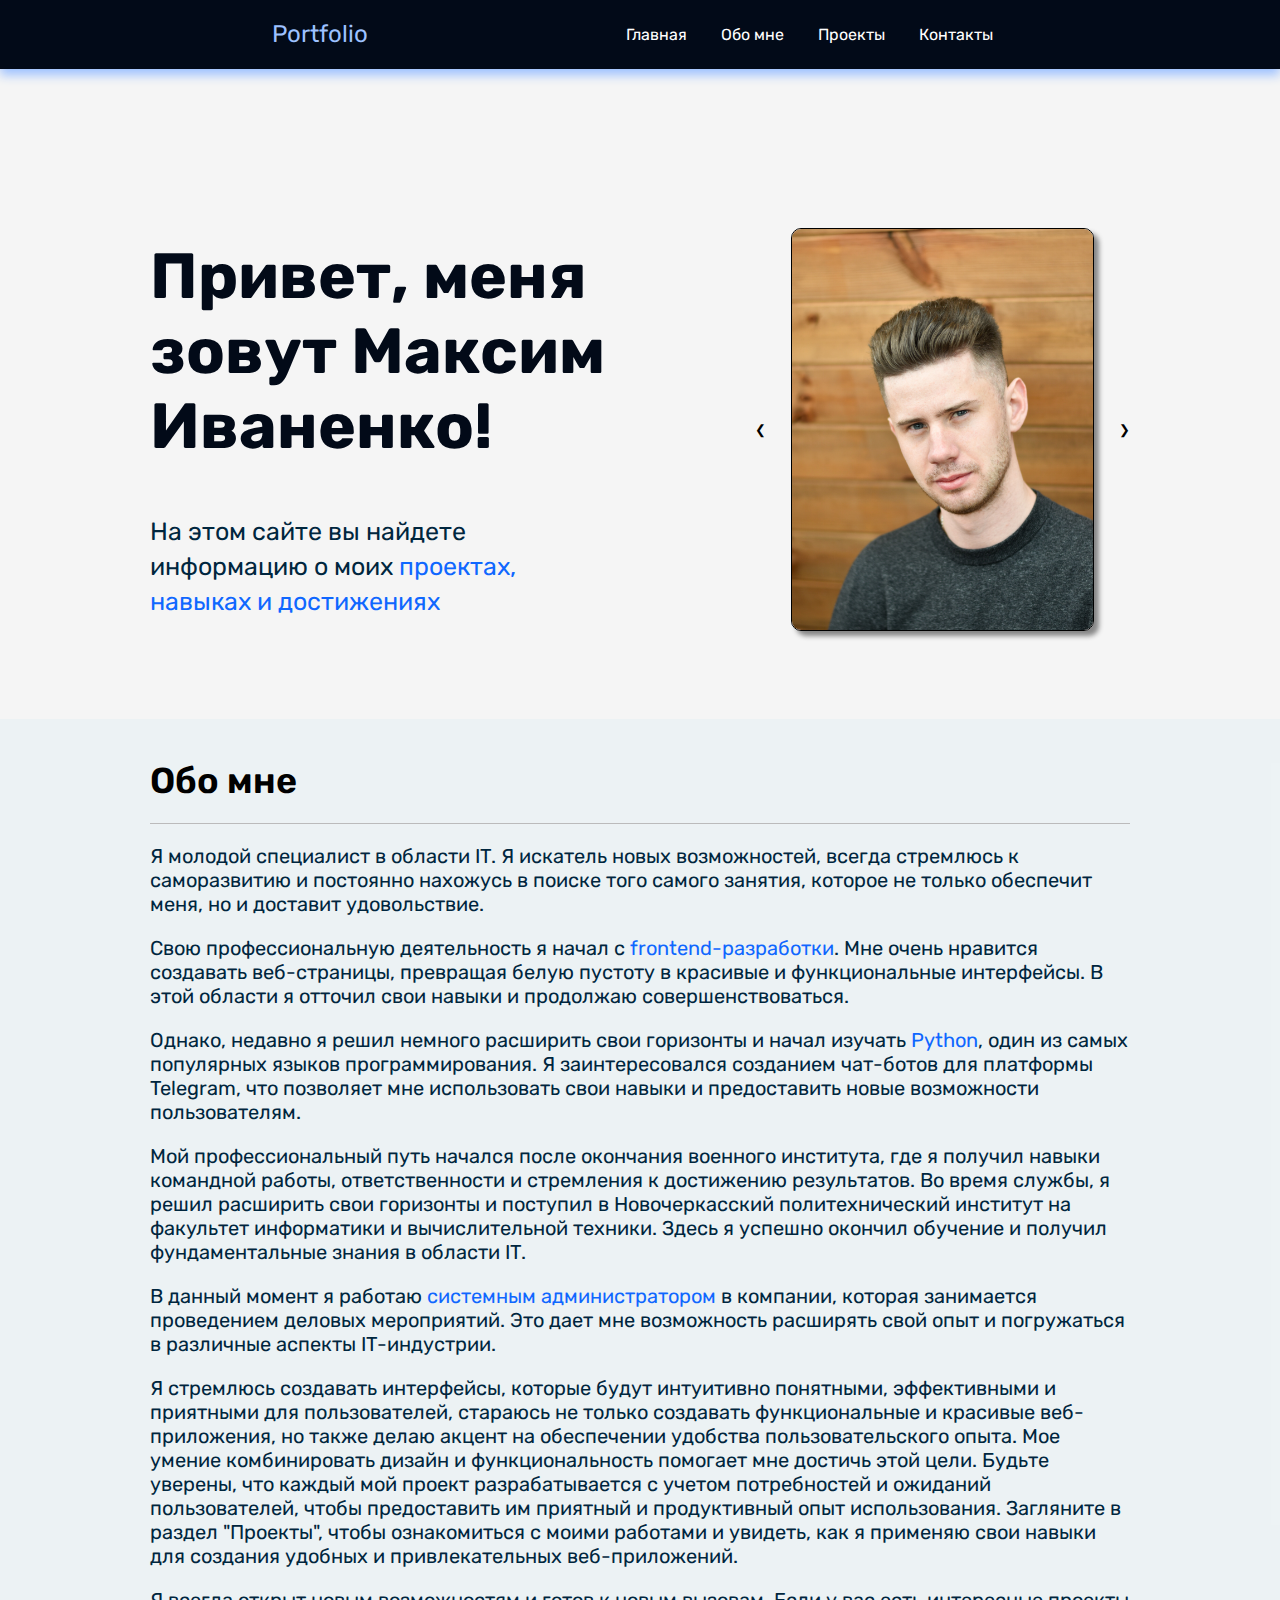
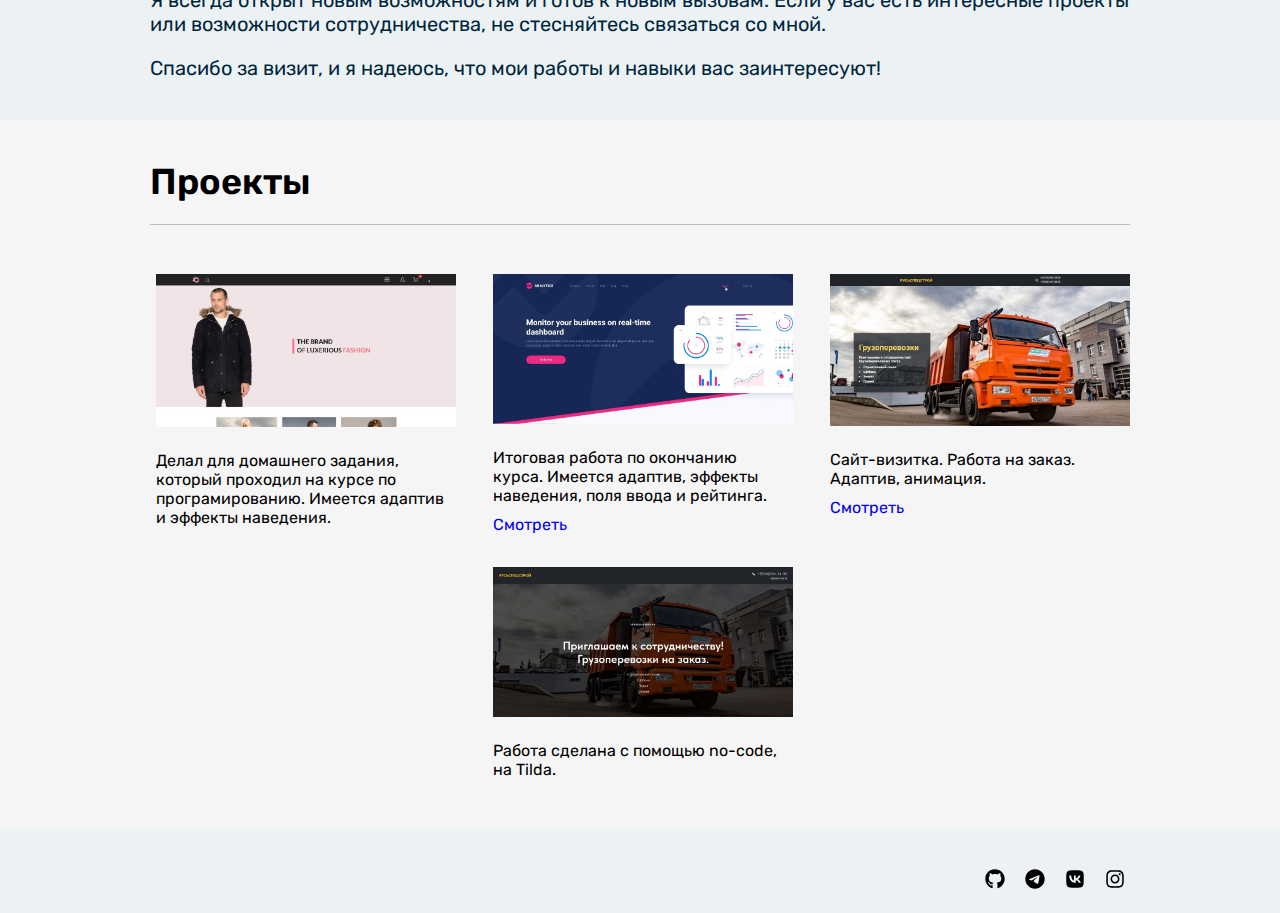
<file: index.html>
<!DOCTYPE html>
<html lang="en">

<head>
    <meta charset="UTF-8">
    <meta http-equiv="X-UA-Compatible" content="IE=edge">
    <meta name="viewport" content="width=device-width, initial-scale=1.0">
    <title>Portfolio</title>
    <link rel="preconnect" href="https://fonts.googleapis.com">
    <link rel="preconnect" href="https://fonts.gstatic.com" crossorigin>
    <link href="https://fonts.googleapis.com/css2?family=Rubik:wght@300;400;500;600;700;800&display=swap"
        rel="stylesheet">
    <link rel="stylesheet" href="style.css">
    <link rel="stylesheet" href="anim.css">
</head>

<body>
    <div class="head-menu center">
        <div class="head__menu__left">
            <a class="puff-in-center" href="#">Portfolio</a>
        </div>
        <div class="head__menu__right">
            <a href="#main">Главная</a>
            <a href="#about">Обо мне</a>
            <a href="#project">Проекты</a>
            <a href="#contacts">Контакты</a>
        </div>

        <!-- <div class="menu-media">
            <input id="check" type="checkbox">
            <label for="check">
                <img src="img/menu-icon.png" alt="menu-icon">
            </label>
            <div class="box-menu">
                <a href="#main">Главная</a>
                <a href="#about">Обо мне</a>
                <a href="#project">Проекты</a>
                <a href="#contacts">Контакты</a>
            </div>
        </div> -->

        <div class="menu-media">
            <input id="check" type="checkbox">
            <label for="check">
                <img src="img/menu-icon.png" alt="menu-icon">
            </label>
            <div class="box-menu">
                <a href="#main">Главная</a>
                <a href="#about">Обо мне</a>
                <a href="#project">Проекты</a>
                <a href="#contacts">Контакты</a>
            </div>
        </div>
    </div>

    <div id="main" class="top-content">
        <div class="top__content__left">
            <h1>Привет, меня зовут Максим Иваненко!</h1>
            <p>На этом сайте вы найдете информацию о моих <span class="web">проектах, навыках и достижениях</span></p>
        </div>
        <div class="top__content__right">
            <!-- <div class="border"></div> -->
            <button class="slider__button__prev">&#10094;</button>
            <div class="slider">
                <div class="slider__line">
                    <img src="img/DSC_0063.JPG" alt="мое фото">
                    <img src="img/IMG_1327.jpg" alt="мое фото">
                    <img src="img/IMG_9241.JPG" alt="мое фото">
                    <img src="img/IMG_9594.JPG" alt="мое фото">
                </div>
            </div>

            <button class="slider__button__next">&#10095;</button>
        </div>

        <div class="top__content__right__media">
            <!-- <div class="border"></div> -->
            <img src="img/DSC_00653.JPG" alt="мое фото">
        </div>

    </div>

    <div id="about" class="about-content center">
        <h2>Обо мне</h2>
        <img class="line__img" src="img/Line 4.png" alt="Line">
        <p>Я молодой специалист в области IT. Я искатель новых возможностей, всегда стремлюсь к саморазвитию и постоянно
            нахожусь в поиске того самого занятия, которое не только обеспечит меня, но и доставит удовольствие.</p>
        <p>Свою профессиональную деятельность я начал с <span class="frontend">frontend-разработки</span>. Мне очень
            нравится создавать веб-страницы,
            превращая белую пустоту в красивые и функциональные интерфейсы. В этой области я отточил свои навыки и
            продолжаю совершенствоваться.</p>
        <p>Однако, недавно я решил немного расширить свои горизонты и начал изучать <span
                class="frontend">Python</span>, один из самых популярных
            языков программирования. Я заинтересовался созданием чат-ботов для платформы Telegram, что позволяет мне
            использовать свои навыки и предоставить новые возможности пользователям.</p>
        <p>Мой профессиональный путь начался после окончания военного института, где я получил навыки командной работы,
            ответственности и стремления к достижению результатов. Во время службы, я решил расширить свои горизонты и
            поступил в Новочеркасский политехнический институт на факультет информатики и вычислительной техники. Здесь
            я успешно окончил обучение и получил фундаментальные знания в области IT.</p>
        <p>В данный момент я работаю <span class="frontend">системным администратором</span> в компании, которая
            занимается проведением деловых мероприятий. Это дает мне возможность расширять свой опыт и погружаться в
            различные аспекты IT-индустрии.
        </p>
        <p>Я стремлюсь создавать интерфейсы, которые будут интуитивно понятными, эффективными и приятными для
            пользователей, стараюсь не только создавать функциональные и красивые веб-приложения, но также делаю
            акцент на обеспечении удобства
            пользовательского опыта. Мое умение комбинировать дизайн и функциональность помогает мне достичь этой цели.
            Будьте
            уверены, что каждый мой проект разрабатывается с учетом потребностей и ожиданий пользователей, чтобы
            предоставить им приятный и продуктивный опыт использования. Загляните в раздел "Проекты", чтобы ознакомиться
            с моими работами и увидеть, как я применяю свои навыки для создания удобных и привлекательных
            веб-приложений.
        </p>
        <p>Я всегда открыт новым возможностям и готов к новым вызовам. Если у вас есть интересные проекты или
            возможности сотрудничества, не стесняйтесь связаться со мной.</p>
        <p>Спасибо за визит, и я надеюсь, что мои работы и навыки вас заинтересуют!</p>
    </div>


    <div id="project" class="projects-content center">
        <h2>Проекты</h2>
        <img class="line__img" src="img/Line 4.png" alt="Line">
        <div class="projects">
            <div class="block">
                <img src="img/1 pro.jpg" alt="1proj">
                <p>Делал для домашнего задания, который проходил на курсе по програмированию.
                    Имеется адаптив и эффекты наведения.
                </p>
            </div>
            <div class="block">
                <img src="img/2 pro.jpg" alt="2proj">
                <p>Итоговая работа по окончанию курса. Имеется адаптив, эффекты наведения, поля ввода и рейтинга.</p>
                <a href="/Итоговая аттестация/proj.html">Смотреть</a>
            </div>
            <div class="block"><img src="img/Скриншот 21-02-2023 230510.jpg" alt="">
                <p>Сайт-визитка. Работа на заказ. Адаптив, анимация.</p>
                <a href="/Камазы верстка/kamaz.html">Смотреть</a>
            </div>
            <div class="block"><img src="img/ТильдаКамаз.jpg" alt="">
                <p>Работа сделана с помощью no-code, на Tilda.</p>
            </div>

        </div>
    </div>

    <footer id="contacts" class="contacts-content center">
        <div class="footer-icons">
            <a href="https://github.com/GitMaxm/AllMyWork"><img class="footer__img pulsate-bck"
                    src="img/logo/github.svg" alt="github"></a>
            <a href="https://t.me/sonyfox"><img class="footer__img pulsate-bck" src="img/logo/telegram.svg"
                    alt="telegram"></a>
            <a href="https://vk.com/i.safron"><img class="footer__img pulsate-bck" src="img/logo/vk.svg" alt="vk"></a>
            <a href="https://instagram.com/imax_iv?igshid=YmMyMTA2M2Y="><img class="footer__img pulsate-bck"
                    src="img/logo/instagram.svg" alt="instagram"></a>
        </div>
    </footer>



    <script src="data.js"></script>
</body>


</html>
</file>
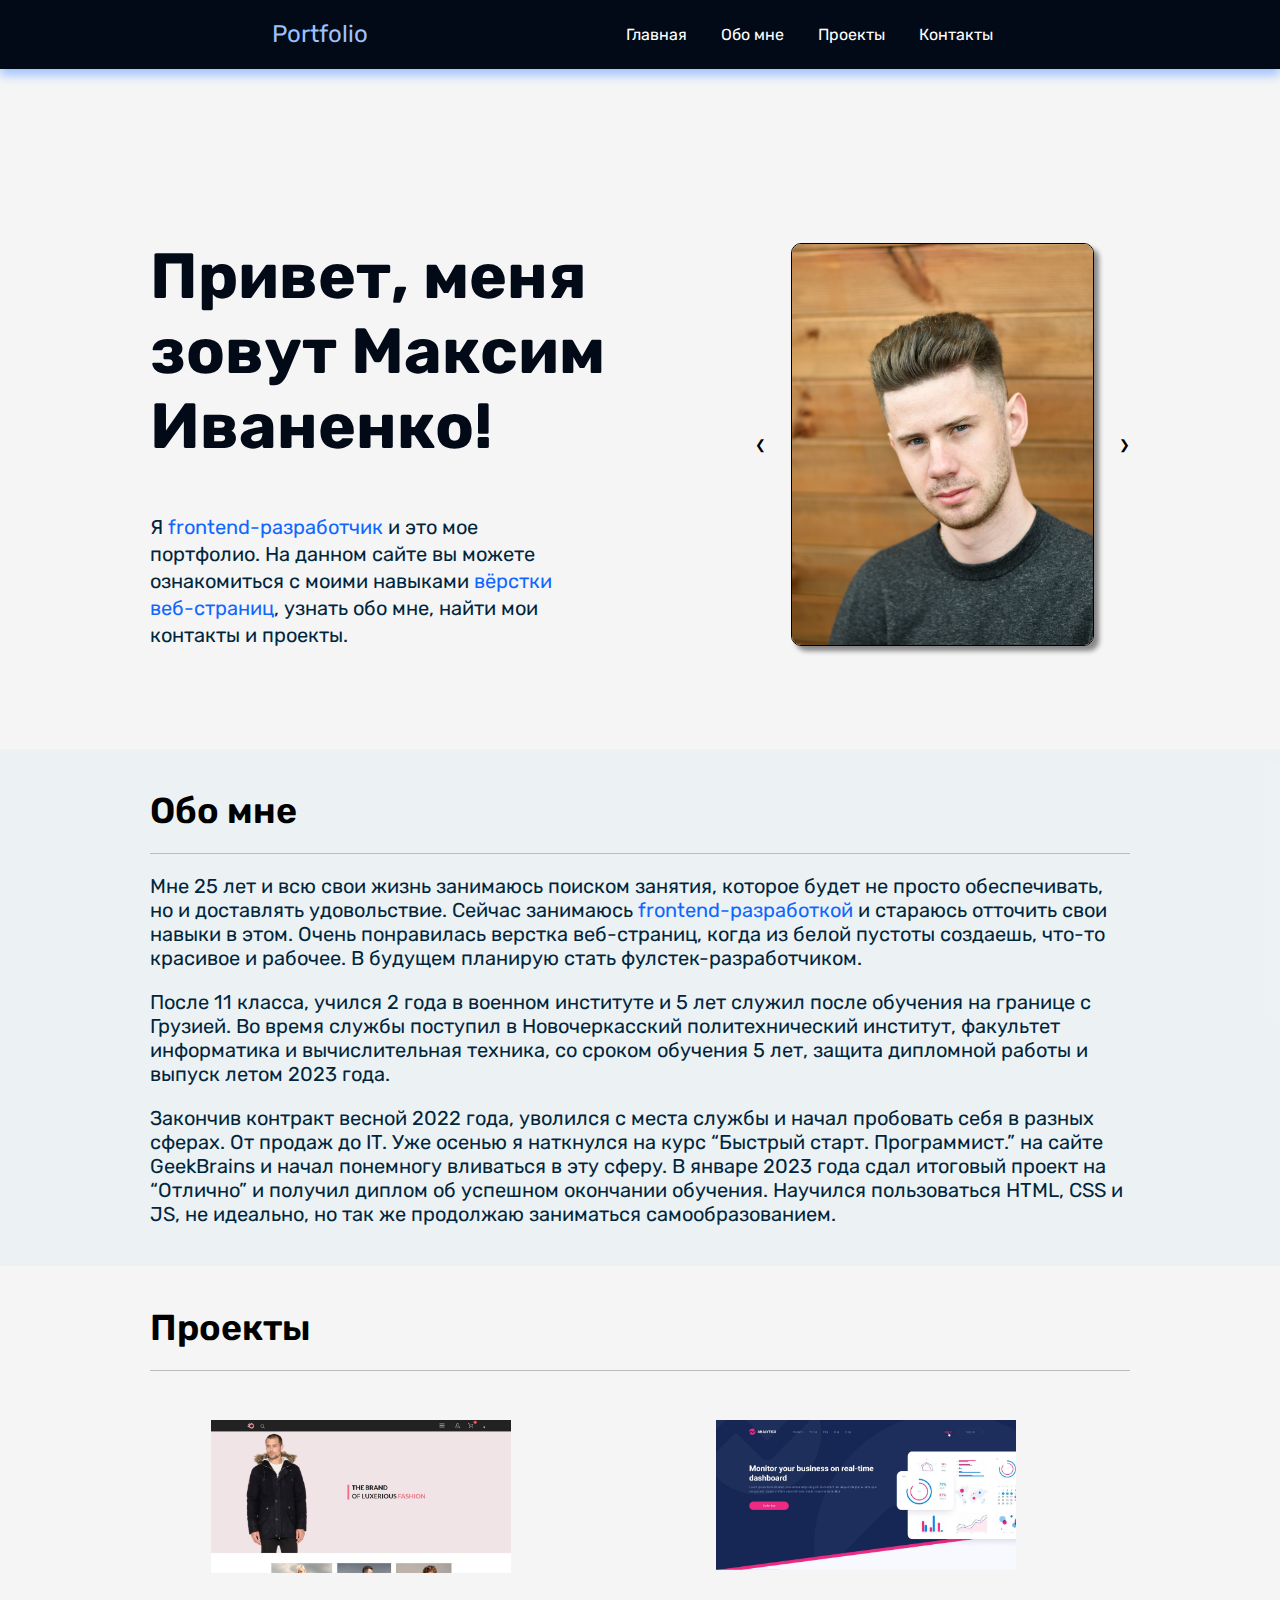
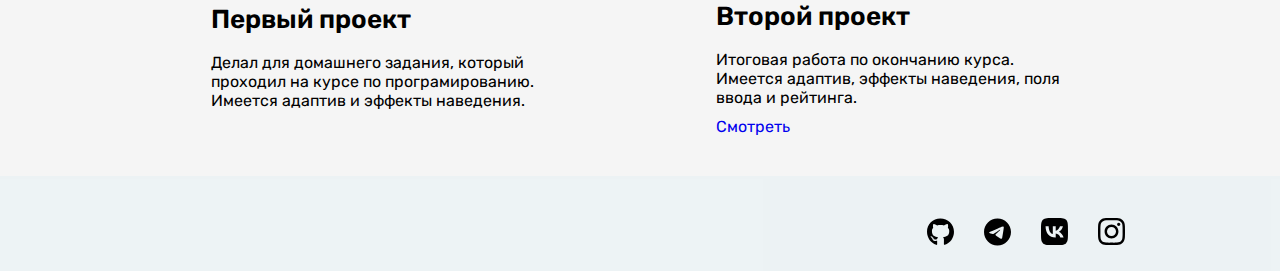
<file: Portfolio/index.html>
<!DOCTYPE html>
<html lang="en">

<head>
    <meta charset="UTF-8">
    <meta http-equiv="X-UA-Compatible" content="IE=edge">
    <meta name="viewport" content="width=device-width, initial-scale=1.0">
    <title>Portfolio</title>
    <link rel="preconnect" href="https://fonts.googleapis.com">
    <link rel="preconnect" href="https://fonts.gstatic.com" crossorigin>
    <link href="https://fonts.googleapis.com/css2?family=Rubik:wght@300;400;500;600;700;800&display=swap"
        rel="stylesheet">
    <link rel="stylesheet" href="style.css">
    <link rel="stylesheet" href="anim.css">
</head>

<body>
    <div class="head-menu center">
        <div class="head__menu__left">
            <a class="puff-in-center" href="#">Portfolio</a>
        </div>
        <div class="head__menu__right">
            <a href="#main">Главная</a>
            <a href="#about">Обо мне</a>
            <a href="#project">Проекты</a>
            <a href="#contacts">Контакты</a>
        </div>

        <!-- <div class="menu-media">
            <input id="check" type="checkbox">
            <label for="check">
                <img src="img/menu-icon.png" alt="menu-icon">
            </label>
            <div class="box-menu">
                <a href="#main">Главная</a>
                <a href="#about">Обо мне</a>
                <a href="#project">Проекты</a>
                <a href="#contacts">Контакты</a>
            </div>
        </div> -->

        <div class="menu-media">
            <div class="icon__menu">
                <img src="img/menu-icon.png" alt="menu-icon">
            </div>
            <div class="box-menu box-menu__none">
                <a href="#main">Главная</a>
                <a href="#about">Обо мне</a>
                <a href="#project">Проекты</a>
                <a href="#contacts">Контакты</a>
            </div>
        </div>
    </div>

    <div id="main" class="top-content">
        <div class="top__content__left">
            <h1>Привет, меня зовут Максим Иваненко!</h1>
            <p>Я <span class="frontend">frontend-разработчик</span> и это мое портфолио.
                На данном сайте вы можете ознакомиться с моими навыками <span class="web">вёрстки веб-страниц</span>,
                узнать обо мне, найти мои контакты и проекты.</p>
        </div>
        <div class="top__content__right">
            <!-- <div class="border"></div> -->
            <button class="slider__button__prev">&#10094;</button>
            <div class="slider">
                <div class="slider__line">
                    <img src="img/DSC_0063.JPG" alt="мое фото">
                    <img src="img/IMG_1327.jpg" alt="мое фото">
                    <img src="img/IMG_9241.JPG" alt="мое фото">
                    <img src="img/IMG_9594.JPG" alt="мое фото">
                </div>
            </div>

            <button class="slider__button__next">&#10095;</button>
        </div>

        <div class="top__content__right__media">
            <!-- <div class="border"></div> -->
            <img src="img/DSC_00653.JPG" alt="мое фото">
        </div>

    </div>

    <div id="about" class="about-content center">
        <h2>Обо мне</h2>
        <img class="line__img" src="img/Line 4.png" alt="Line">
        <p>Мне 25 лет и всю свои жизнь занимаюсь поиском занятия, которое будет не просто обеспечивать, но и доставлять
            удовольствие. Сейчас занимаюсь <span class="frontend">frontend-разработкой</span> и стараюсь отточить свои
            навыки в этом. Очень
            понравилась верстка веб-страниц, когда из белой пустоты создаешь, что-то красивое и рабочее. В будущем
            планирую стать фулстек-разработчиком.</p>
        <p>После 11 класса, учился 2 года в военном институте и 5 лет служил после обучения на границе с Грузией. Во
            время службы поступил в Новочеркасский политехнический институт, факультет информатика и вычислительная
            техника, со сроком обучения 5 лет, защита дипломной работы и выпуск летом 2023 года.</p>
        <p>Закончив контракт весной 2022 года, уволился с места службы и начал пробовать себя в разных сферах. От продаж
            до IT. Уже осенью я наткнулся на курс “Быстрый старт. Программист.” на сайте GeekBrains и начал понемногу
            вливаться в эту сферу. В январе 2023 года сдал итоговый проект на “Отлично” и получил диплом об успешном
            окончании обучения. Научился пользоваться HTML, CSS и JS, не идеально, но так же продолжаю заниматься
            самообразованием.</p>
    </div>

    <div id="project" class="projects-content center">
        <h2>Проекты</h2>
        <img class="line__img" src="img/Line 4.png" alt="Line">
        <div class="projects">
            <div class="block">
                <img src="img/1 pro.jpg" alt="1proj">
                <h3>Первый проект</h3>
                <p>Делал для домашнего задания, который проходил на курсе по програмированию.
                    Имеется адаптив и эффекты наведения.
                </p>
            </div>
            <div class="block">
                <img src="img/2 pro.jpg" alt="2proj">
                <h3>Второй проект</h3>
                <p>Итоговая работа по окончанию курса. Имеется адаптив, эффекты наведения, поля ввода и рейтинга.</p>
                <a href="/Итоговая аттестация/Верстка/index.html">Смотреть</a>
            </div>
            <!-- <div class="block"></div> -->
        </div>
    </div>

    <footer id="contacts" class="contacts-content center">
        <a href="https://github.com/GitMaxm/AllMyWork"><img class="footer__img pulsate-bck" src="img/logo/github.svg"
                alt="github"></a>
        <a href="https://t.me/sonyfox"><img class="footer__img pulsate-bck" src="img/logo/telegram.svg"
                alt="telegram"></a>
        <a href="https://vk.com/i.safron"><img class="footer__img pulsate-bck" src="img/logo/vk.svg" alt="vk"></a>
        <a href="https://instagram.com/imax_iv?igshid=YmMyMTA2M2Y="><img class="footer__img pulsate-bck"
                src="img/logo/instagram.svg" alt="instagram"></a>
    </footer>


    <script src="data.js"></script>
</body>


</html>
</file>
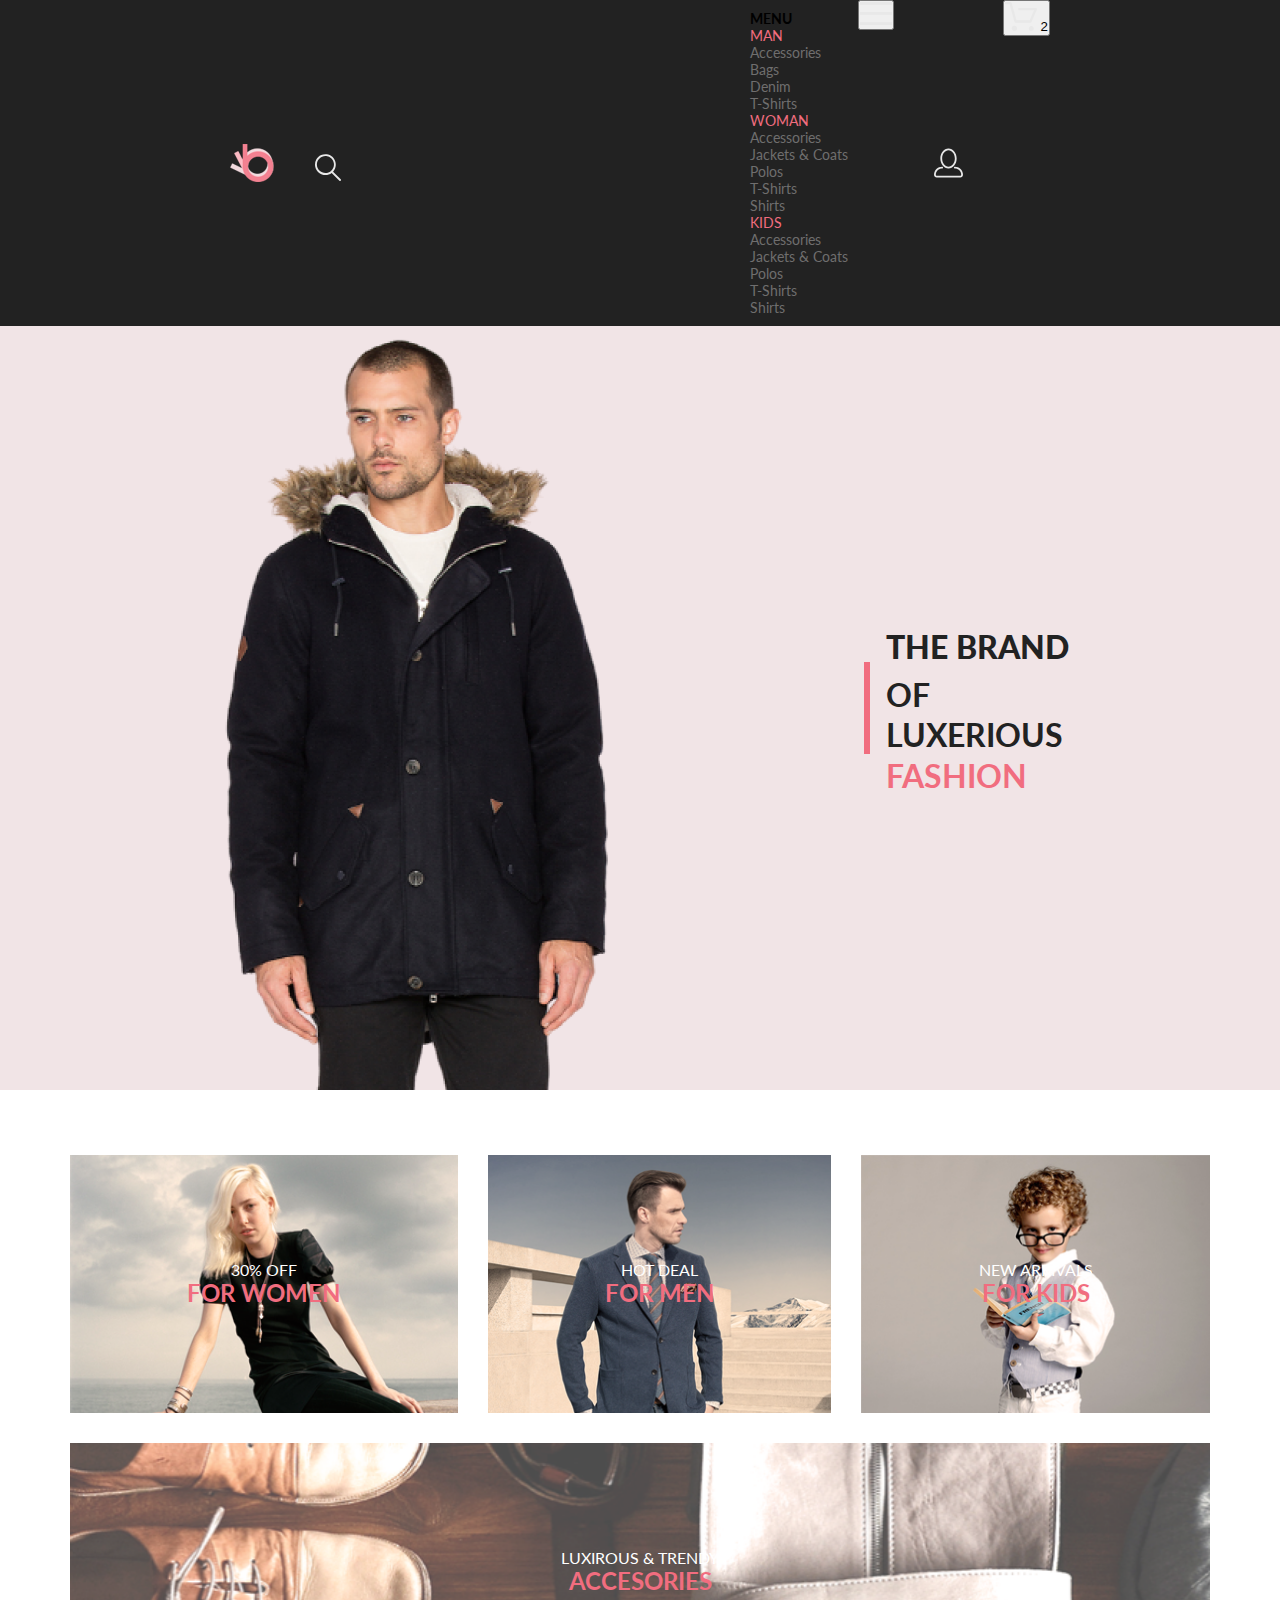
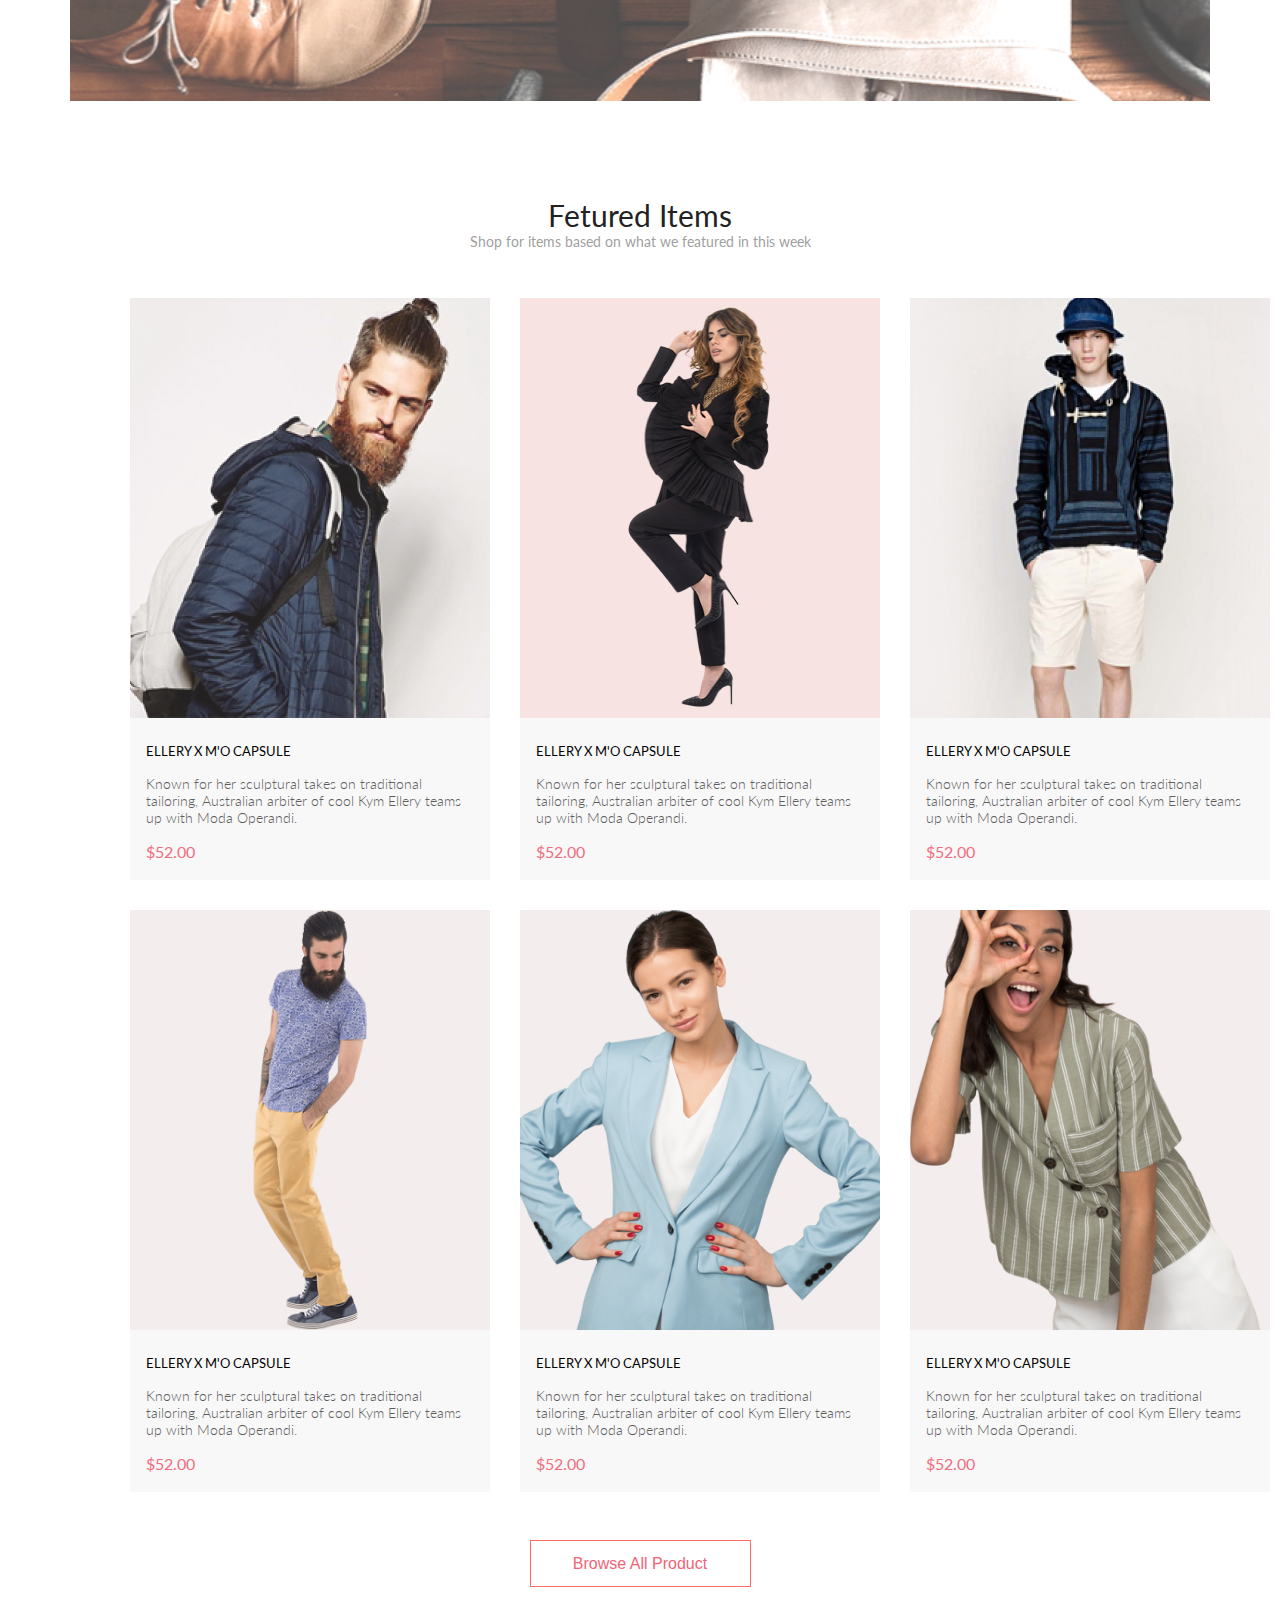
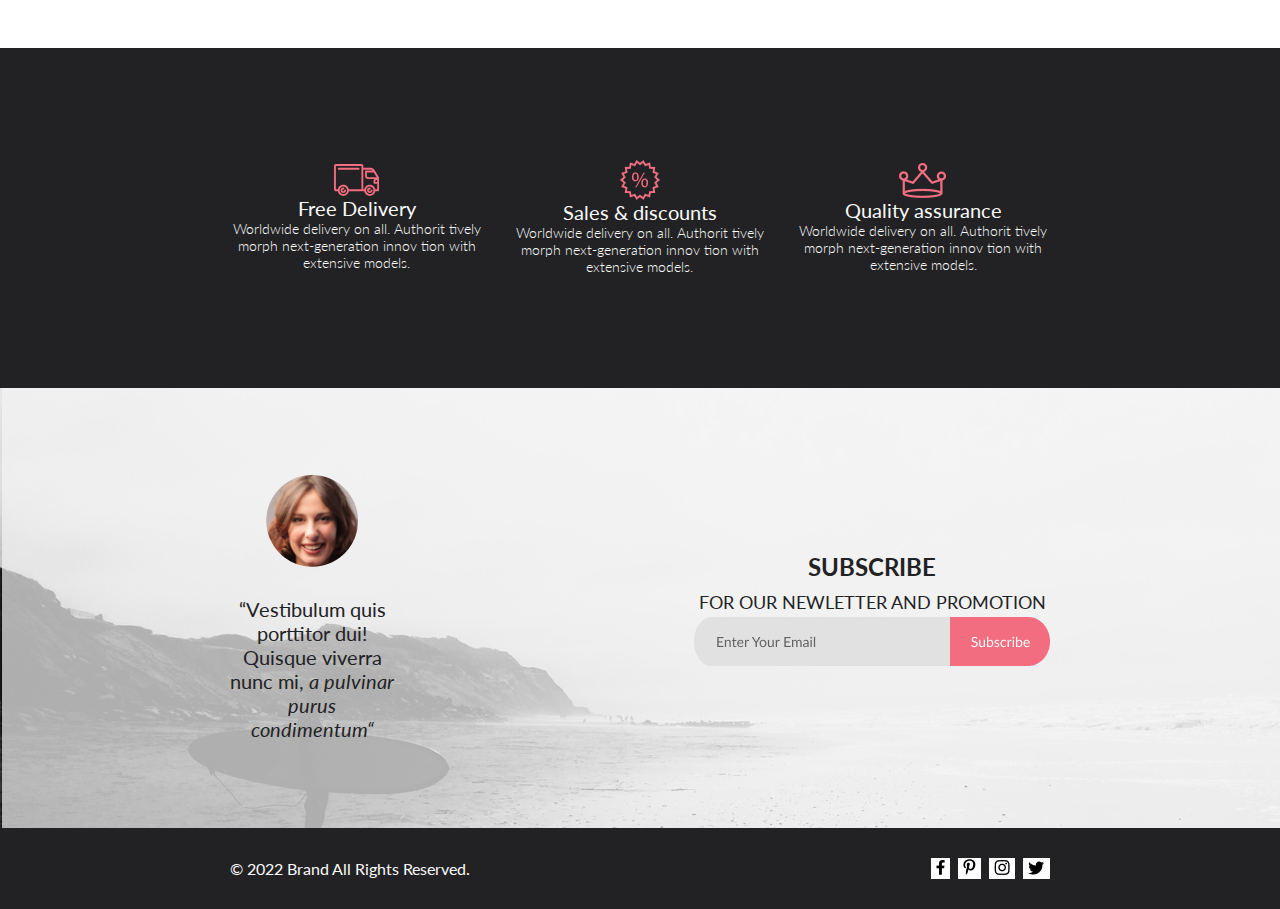
<file: первый проект/index.html>
<!DOCTYPE html>
<html lang="en">

<head>
  <meta charset="utf-8">
  <meta name="viewport" content="width=device-width, initial-scale=1">
  <link href="https://cdn.jsdelivr.net/npm/bootstrap@5.1.3/dist/css/bootstrap.min.css" rel="stylesheet"
    integrity="sha384-1BmE4kWBq78iYhFldvKuhfTAU6auU8tT94WrHftjDbrCEXSU1oBoqyl2QvZ6jIW3" crossorigin="anonymous">

  <title>Document</title>
  <script src="https://cdn.jsdelivr.net/npm/bootstrap@5.1.3/dist/js/bootstrap.bundle.min.js"
    integrity="sha384-ka7Sk0Gln4gmtz2MlQnikT1wXgYsOg+OMhuP+IlRH9sENBO0LRn5q+8nbTov4+1p"
    crossorigin="anonymous"></script>
  <link rel="preconnect" href="https://fonts.googleapis.com">
  <link rel="preconnect" href="https://fonts.gstatic.com" crossorigin>
  <link href="https://fonts.googleapis.com/css2?family=Lato:ital,wght@0,300;0,400;0,700;0,900;1,400&display=swap"
    rel="stylesheet">
  <link rel="stylesheet" href="style.css">
</head>

<body>
  <div class="top-content">
    <div class="top__header">
      <div class="left__heder"><img src="img/шапка/llogo-head.png" alt=""><img src="img/шапка/Поиск.svg" alt=""></div>
      <div class="right__header">
        <div class="dropdown">
          <button class="btn dropdown-toggle" type="button" id="dropdownMenuButton1" data-bs-toggle="dropdown"
            aria-expanded="false">
            <img src="img/шапка/Ссылки.svg" alt="">
          </button>
          <ul class="dropdown-menu head__drop" aria-labelledby="dropdownMenuButton1">
            <p class="drom__menu">MENU</p>
            <li class="drop__h1">
              <p>MAN</p>
              <ul>
                <li class="drop__p">
                  <p>Accessories</p>
                </li>
                <li class="drop__p">
                  <p>Bags</p>
                </li>
                <li class="drop__p">
                  <p>Denim</p>
                </li>
                <li class="drop__p">
                  <p>T-Shirts</p>
                </li>
              </ul>
            </li>
            <li>
              <p class="drop__h1" p>WOMAN</p>
              <ul>
                <li class="drop__p">
                  <p>Accessories</p>
                </li>
                <li class="drop__p">
                  <p>Jackets & Coats</p>
                </li>
                <li class="drop__p">
                  <p>Polos</p>
                </li>
                <li class="drop__p">
                  <p>T-Shirts</p>
                </li>
                <li class="drop__p">
                  <p>Shirts</p>
                </li>
              </ul>
            </li>
            <li>
              <p class="drop__h1" p>KIDS</p>
              <ul>
                <li class="drop__p">
                  <p>Accessories</p>
                </li>
                <li class="drop__p">
                  <p>Jackets & Coats</p>
                </li>
                <li class="drop__p">
                  <p>Polos</p>
                </li>
                <li class="drop__p">
                  <p>T-Shirts</p>
                </li>
                <li class="drop__p">
                  <p>Shirts</p>
                </li>
              </ul>
            </li>

          </ul>
        </div><img class="header__img1" src="img/шапка/Логин.svg" alt="">
        <div class="header__img2"><button type="button" class="btn position-relative">
            <img class="header__img2" src="img/шапка/корзина.svg" alt="">
            <span class="position-absolute top-0 start-100 translate-middle badge rounded-pill bg-danger">
              2
            </span>
          </button></div>
      </div>
    </div>
    <div class="top__info"><img class="top__info__img" src="img/главная.png" alt="">
      <div class="text__info">
        <div class="boreder__info"></div>
        <h1><span class="brand"> THE BRAND</span> <br>
          <span class="lux"> OF LUXERIOUS</span> <span class="fash">FASHION</span>
        </h1>
      </div>
    </div>
    <div class="top__grid">
      <div class="top__block top__block1">
        <p><span class="text__block1"> 30% OFF</span></p>
        <p><span class="text__block2">FOR WOMEN</span>
        </p>
      </div>
      <div class="top__block top__block2">
        <p><span class="text__block1">HOT DEAL
          </span></p>
        <p><span class="text__block2">FOR MEN</span></p>
      </div>
      <div class="top__block top__block3">
        <p><span class="text__block1">NEW ARRIVALS</span></p>
        <p><span class="text__block2">FOR KIDS</span></p>

      </div>
      <div class="top__block top__block4">
        <p><span class="text__block1">LUXIROUS & TRENDY</span> </p>
        <p><span class="text__block2">ACCESORIES</span></p>
      </div>
    </div>
  </div>

  <div class="mid-content">
    <div class="mid__text">
      <h1>Fetured Items</h1>
      <p>Shop for items based on what we featured in this week</p>
    </div>
    <div class="mid__grid">
      <div class="mid__block"><img class="mid__block__img" src="img/ценник/1.jpg" alt="">
        <h1>ELLERY X M'O CAPSULE</h1>
        <p>Known for her sculptural takes on traditional tailoring, Australian arbiter of cool Kym Ellery teams up with
          Moda Operandi.</p>
        <h3>$52.00</h3>
      </div>
      <div class="mid__block"><img src="img/ценник/2.png" alt="">
        <h1>ELLERY X M'O CAPSULE</h1>
        <p>Known for her sculptural takes on traditional tailoring, Australian arbiter of cool Kym Ellery teams up with
          Moda Operandi.</p>
        <h3>$52.00</h3>
      </div>
      <div class="mid__block"><img src="img/ценник/3.png" alt="">
        <h1>ELLERY X M'O CAPSULE</h1>
        <p>Known for her sculptural takes on traditional tailoring, Australian arbiter of cool Kym Ellery teams up with
          Moda Operandi.</p>
        <h3>$52.00</h3>
      </div>
      <div class="mid__block"><img src="img/ценник/4.png" alt="">
        <h1>ELLERY X M'O CAPSULE</h1>
        <p>Known for her sculptural takes on traditional tailoring, Australian arbiter of cool Kym Ellery teams up with
          Moda Operandi.</p>
        <h3>$52.00</h3>
      </div>
      <div class="mid__block"><img src="img/ценник/5.png" alt="">
        <h1>ELLERY X M'O CAPSULE</h1>
        <p>Known for her sculptural takes on traditional tailoring, Australian arbiter of cool Kym Ellery teams up with
          Moda Operandi.</p>
        <h3>$52.00</h3>
      </div>
      <div class="mid__block"><img src="img/ценник/6.png" alt="">
        <h1>ELLERY X M'O CAPSULE</h1>
        <p>Known for her sculptural takes on traditional tailoring, Australian arbiter of cool Kym Ellery teams up with
          Moda Operandi.</p>
        <h3>$52.00</h3>
      </div>
    </div>
    <div class="mid__button"><button class="button__border" type="submit">Browse All Product</button></div>
  </div>

  <div class="bot-content">
    <div class="bot__content__head">
      <div class="bot__content__head__block"><img src="img/bottom/грузовик.svg" alt="">
        <h1>Free Delivery</h1>
        <p>Worldwide delivery on all. Authorit tively morph next-generation innov tion with
          extensive models.</p>
      </div>
      <div class="bot__content__head__block"><img src="img/bottom/Forma 1 (1).png" alt="">
        <h1>Sales & discounts</h1>
        <p>Worldwide delivery on all. Authorit tively morph next-generation innov tion with
          extensive models.</p>
      </div>
      <div class="bot__content__head__block"><img src="img/bottom/Forma 1.png" alt="">
        <h1>Quality assurance</h1>
        <p>Worldwide delivery on all. Authorit tively morph next-generation innov tion with
          extensive models.</p>
      </div>
    </div>
    <div class="bot__content">
      <div class="bot__content__left">
        <img src="img/bottom/Женщина.png" alt="">
        <p>“Vestibulum quis porttitor dui! Quisque viverra nunc mi, <span class="bot__content__left__text"> a pulvinar
            purus condimentum“</span></p>
      </div>
      <div class="bot__content__right">
        <div class="bot__content__right__text">
          <h1>SUBSCRIBE</h1>
          <p>FOR OUR NEWLETTER AND PROMOTION</p>
        </div>
        <div class="bot__content__right__button"><img src="img/bottom/Group 6.png" alt=""></div>
      </div>
    </div>
  </div>

  <div class="footer-content">
    <div class="footer__left">
      <p>© 2022 Brand All Rights Reserved.</p>
    </div>
    <div class="footer__right"><a class="footer__right__a1" href="#"><img src="img/bottom/Vector.png" alt=""></a><a
        class="footer__right__a2" href="#"><img src="img/bottom/Vector (2).png" alt=""></a><a class="footer__right__a3"
        href="#"><img src="img/bottom/Vector (1).png" alt=""></a><a class="footer__right__a4" href="#"><img
          src="img/bottom/Vector (3).png" alt=""></a></div>
  </div>

</body>

</html>
</file>
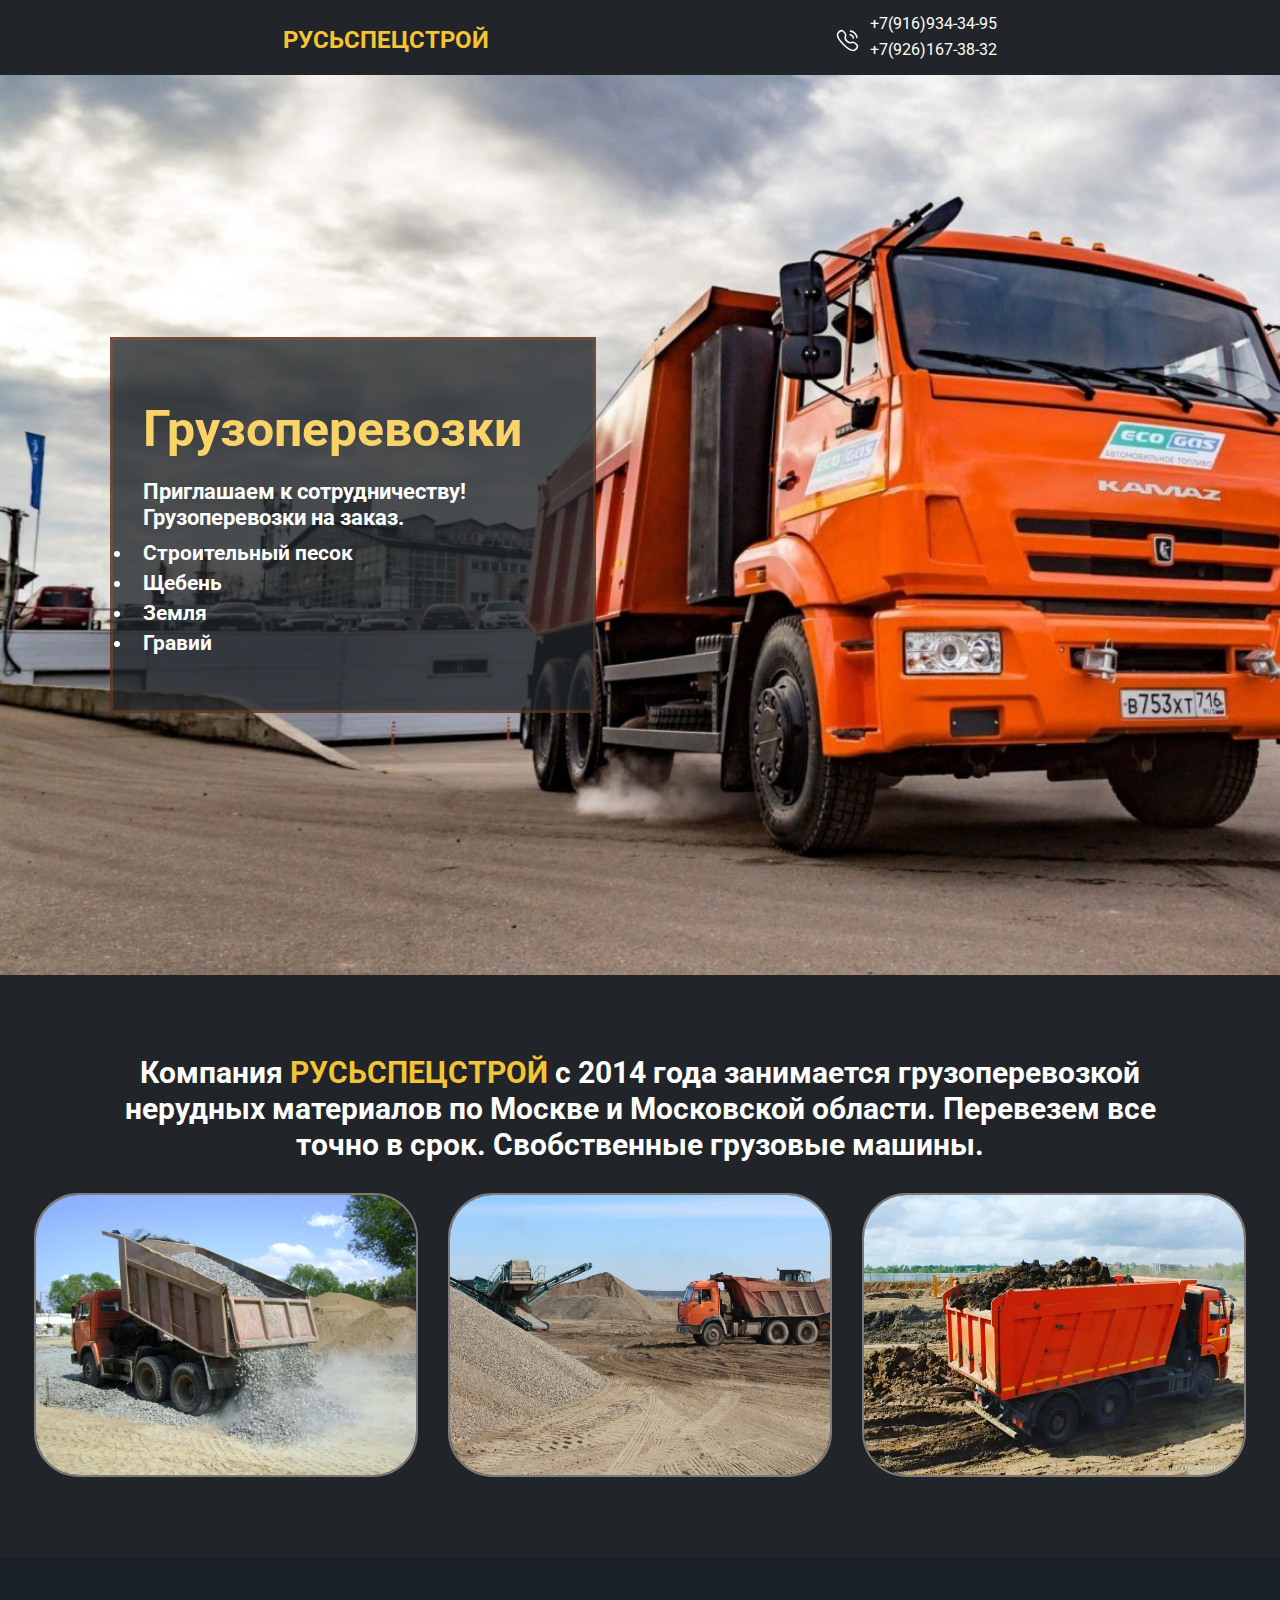
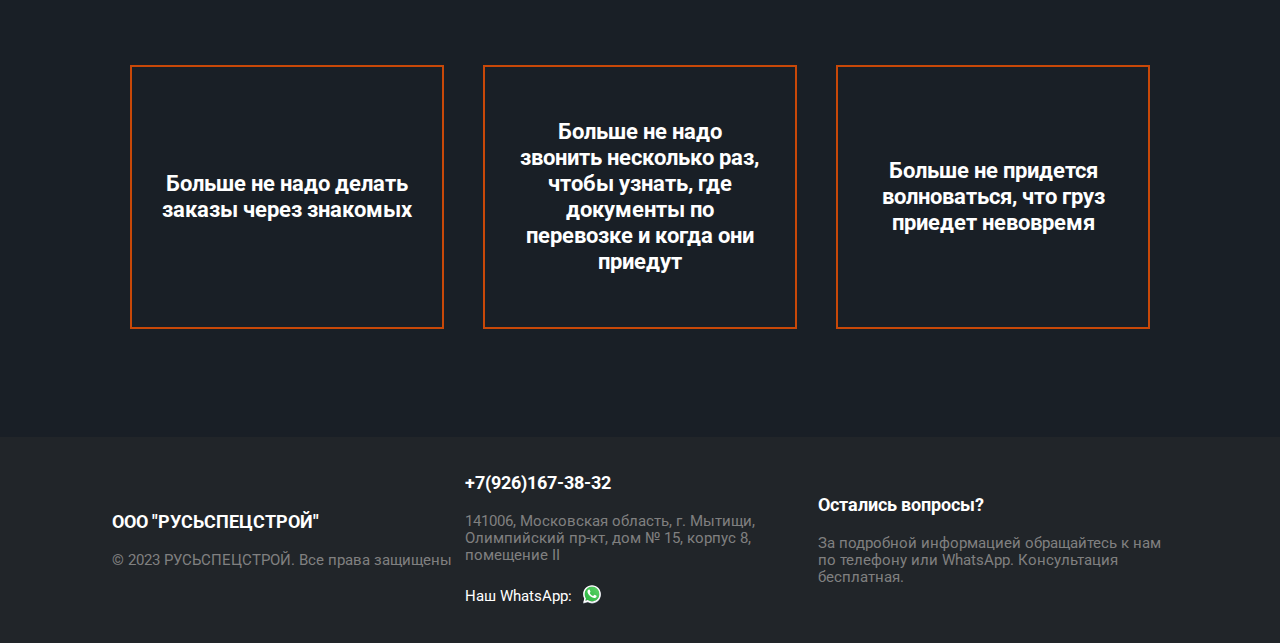
<file: Камазы верстка/kamaz.html>
<!DOCTYPE html>
<html lang="en">

<head>
    <meta charset="UTF-8">
    <meta http-equiv="X-UA-Compatible" content="IE=edge">
    <meta name="viewport" content="width=device-width, initial-scale=1.0">
    <title>Русьспецстрой</title>
    <link rel="preconnect" href="https://fonts.googleapis.com">
    <link rel="preconnect" href="https://fonts.gstatic.com" crossorigin>
    <link href="https://fonts.googleapis.com/css2?family=Roboto:wght@300;400;500;700&display=swap" rel="stylesheet">

    <link rel="stylesheet" href="style.css">
    <link rel="stylesheet" href="anim.css">
</head>

<body>

    <header class="header">

        <div class="logo">
            <h2><span class="rus">РУСЬСПЕЦСТРОЙ</span></h2>
        </div>

        <div class="right">
            <img src="img/phone-call-svgrepo-com.svg" alt="">
            <div class="phone">
                <p>+7(916)934-34-95</p>
                <p>+7(926)167-38-32</p>
            </div>
        </div>

    </header>

    <div class="top-content center">
        <div class="top__text">
            <h1 class="anim ">Грузоперевозки</h1>
            <p class="anim ">Приглашаем к сотрудничеству! Грузоперевозки на заказ.</p>
            <li class="anim ">Строительный песок</li>
            <li class="anim ">Щебень</li>
            <li class="anim ">Земля</li>
            <li class="anim ">Гравий</li>
        </div>
        <div></div>



    </div>

    <div class="mid-content">
        <p>Компания <span class="rus">РУСЬСПЕЦСТРОЙ</span> с 2014 года занимается грузоперевозкой нерудных материалов по
            Москве и
            Московской области. Перевезем все точно в срок. Свобственные грузовые машины.</p>
        <div class="mid__img">
            <img class="kamaz " src="img/камаз1.jpg" alt="">
            <img class="kamaz   bock__none " src="img/камаз2.jpg" alt="">
            <img class="kamaz " src="img/камаз3.jpg" alt="">
        </div>
    </div>

    <div class="bot-content">
        <div class="bot__block">
            <p>Больше не надо делать заказы через знакомых</p>
        </div>
        <div class="bot__block">
            <p>Больше не надо звонить несколько раз, чтобы узнать, где документы по перевозке и когда они приедут
            </p>
        </div>
        <div class="bot__block">
            <p>Больше не придется волноваться, что груз приедет невовремя</p>
        </div>
    </div>

    <footer class="footer">

        <div class="footer__left">
            <h3 class="footer__text">OOO "РУСЬСПЕЦСТРОЙ"</h3>
            <p class="footer__text__p">© 2023 РУСЬСПЕЦСТРОЙ. Все права защищены</p>
        </div>

        <div class="footer__mid">
            <h3 class="footer__text">+7(926)167-38-32</h3>
            <p class="footer__text__p footer__mid__add">141006, Московская область, г. Мытищи, Олимпийский пр-кт, дом №
                15, корпус 8,
                помещение II</p>
            <div class="footer__mid__soc">
                <p class="footer__text__p">Наш WhatsApp:</p>
                <a href="https://api.whatsapp.com/send/?phone=79261673832&text&type=phone_number&app_absent=0"><img
                        class="soc" src="img/whatsapp-svgrepo-com.svg" alt="">
                </a>
            </div>
        </div>

        <div class="footer__right">
            <h3 class="footer__text">Остались вопросы?</h3>
            <p class="footer__text__p">За подробной информацией обращайтесь к нам по телефону или WhatsApp. Консультация
                бесплатная.</p>
        </div>

    </footer>

    <script src="data.js"></script>
</body>

</html>
</file>
<file: style.css>
* {
  margin: 0;
  padding: 0;
}

body {
  font-family: "Rubik", sans-serif;
  background: #f5f5f5;
}

a {
  text-decoration: none;
}

.center {
  padding-left: calc(50% - 570px);
  padding-right: calc(50% - 570px);
}

.head-menu {
  display: flex;
  justify-content: space-around;
  align-items: center;
  padding: 20px 200px;
  background: #020a18;
  margin-bottom: 120px;
  box-shadow: 0 6px 10px #9dc1ff;
}

.head__menu__left a {
  color: #9dc1ff;
  font-weight: 400;
  font-size: 24px;
  line-height: 29px;
}

.head__menu__right a {
  color: #ffffff;
  margin: 0 15px;
}

.head__menu__right a:hover {
  color: #9dc1ff;
}

.top-content {
  display: flex;
  justify-content: center;
  align-items: center;
  margin: 50px 200px;
  gap: 100px;
}

.top__content__left h1 {
  font-style: normal;
  font-weight: 700;
  font-size: 64px;
  line-height: 75px;
  padding: 50px 50px 50px 0;
  color: #020a18;
}

.top__content__left p {
  font-style: normal;
  font-weight: 400;
  font-size: 25px;
  line-height: 27px;
  padding: 0 100px 50px 0;
  color: #00263e;
  line-height: 35px;
}

.frontend {
  color: #0f67ff;
}

.web {
  color: #0f67ff;
}

.top__content__right {
  display: flex;
  align-items: center;
  justify-content: space-evenly;
  gap: 25px;
}

.top__content__right img {
  width: 301px;
  position: relative;
  /* box-shadow: 5px 5px 5px rgb(0 0 0 / 45%); */
  border-radius: 10px;
  transition: 1s;
}

.slider {
  width: 301px;
  height: 401px;
  overflow: hidden;
  border: 1px solid;
  box-shadow: 5px 5px 5px rgb(0 0 0 / 45%);
  position: relative;
  border-radius: 10px;
  transition: 1s;
}

.slider__line {
  width: 1200px;
  height: 401px;
  display: flex;
  position: relative;
  align-items: center;
  left: 0;
  transition: all ease 1s;
}
.slider:hover {
  transform: scale(1.3);
}

/* .top__content__right img:hover {
  transform: scale(1.3);
} */

.slider__button__prev {
  outline: none;
  border: 0;
  background: transparent;
}
.slider__button__next {
  outline: none;
  border: 0;
  background: transparent;
}

.top__content__right__media {
  display: none;
}

.border {
  position: absolute;
  border: #9dc1ff;
  background-color: #9dc1ff;
  height: 405px;
  width: 301px;
  right: 215px;
  top: 241px;
  box-shadow: 5px 5px 5px rgb(0 0 0 / 45%);
  border-radius: 10px;
}

.about-content {
  background: rgb(151 223 247 / 9%);
  padding: 40px 200px;
  display: flex;
  flex-direction: column;
  align-items: flex-start;
  gap: 20px;
}

.line__img {
  width: 100%;
}

.about-content h2 {
  font-style: normal;
  font-weight: 600;
  font-size: 36px;
  line-height: 44px;
}

.about-content p {
  font-style: normal;
  font-weight: 400;
  font-size: 20px;
  line-height: 24px;
  color: #00263e;
}

.projects-content {
  padding: 40px 200px;
  display: flex;
  flex-direction: column;
  align-items: flex-start;
  gap: 20px;
}

.projects-content h2 {
  font-style: normal;
  font-weight: 600;
  font-size: 36px;
  line-height: 44px;
}

.projects {
  padding-top: 30px;
  display: flex;
  align-items: flex-start;
  justify-content: space-around;
  gap: 30px;
  flex-wrap: wrap;
}

.block {
  width: 30%;
}

.block img {
  width: 300px;
  transition: 0.4s;
  margin-bottom: 20px;
}

.block h3 {
  font-style: normal;
  font-weight: 600;
  font-size: 26px;
  line-height: 46px;
  margin-bottom: 10px;
}

.block p {
  font-style: normal;
  font-weight: 400;
  font-size: 16px;
  line-height: 19px;
  color: #000000;
  margin-bottom: 10px;
}

.block img:hover {
  transform: scale(2);
}

.contacts-content {
  display: flex;
  align-items: center;
  justify-content: flex-end;
  gap: 30px;
  padding: 40px 200px 20px 200px;
  background: rgb(151 223 247 / 9%);
}

.footer-icons {
  display: flex;
  align-items: center;
  justify-content: center;
  gap: 20px;
}
.footer__img {
  width: 20px;
  height: 20px;
}

.menu-media {
  display: none;
}

.box-menu {
  position: absolute;
  right: 0px;
  top: 66px;
  width: 30%;
  height: 140px;
  background: #020a18ba;
  transition: right 1s;
  display: flex;
  flex-direction: column;
  align-items: flex-start;
  justify-content: center;
  gap: 10px;
}

#check {
  display: none;
}

#check:checked ~ .box-menu {
  right: -150px;
}

@media (max-width: 1440px) {
  .head-menu {
    padding: 20px 150px;
  }

  .top-content {
    margin: 50px 150px;
  }

  .about-content {
    padding: 40px 150px;
  }

  .projects-content {
    padding: 40px 150px;
  }

  .contacts-content {
    padding: 40px 155px 20px 150px;
  }
}

@media (max-width: 1024px) {
  .head-menu {
    padding: 20px 70px;
    margin-bottom: 0px;
  }

  .top-content {
    display: flex;
    justify-content: center;
    align-items: center;
    margin: 50px 70px;
    gap: 100px;
  }

  .top__content__left h1 {
    font-size: 50px;
    line-height: 60px;
    padding: 50px 50px 30px 0;
  }

  .top__content__left p {
    font-size: 19px;
    line-height: 27px;
    padding: 0 100px 45px 0;
  }

  .about-content {
    padding: 40px 70px;
    gap: 20px;
  }

  .about-content h2 {
    font-size: 34px;
  }

  .about-content p {
    font-size: 19px;
  }

  .line__img {
    width: 100%;
  }

  .projects-content {
    padding: 40px 70px;
  }

  .contacts-content {
    padding: 40px 90px 20px 80px;
  }

  .projects-content h2 {
    font-size: 34px;
  }

  .block {
    width: 36%;
  }

  .block p {
    font-size: 15px;
    line-height: 19px;
  }

  .contacts-content {
    padding: 30px 75px 20px 70px;
  }

  .footer__img {
    width: 25px;
  }
}

@media (max-width: 768px) {
  .head-menu {
    padding: 18px 45px;
    margin-bottom: 0px;
  }

  .head__menu__left a {
    font-size: 22px;
    line-height: 27px;
  }

  .top-content {
    display: flex;
    justify-content: center;
    align-items: center;
    margin: 0;
    gap: 20px;
    flex-direction: column-reverse;
    padding-left: 20px;
    padding-right: 20px;
    background-image: url(img/2cvetnoe-fonovoe-izobrazhenie-dlya-prezentacii.jpg);
    background-repeat: no-repeat;
    padding-top: 55px;
  }

  .top__content__right {
    display: none;
  }

  .top__content__right__media {
    display: block;
  }

  .top__content__right__media img {
    width: 210px;
    box-shadow: 5px 5px 5px rgb(0 0 0 / 45%);
    border-radius: 10px;
    /* position: relative; */
  }

  .top__content__left h1 {
    font-weight: 700;
    font-size: 36px;
    line-height: 42px;
    color: #020a18;
    padding: 30px 45px 30px 45px;
    text-align: center;
  }

  .top__content__left p {
    font-weight: 400;
    font-size: 18px;
    line-height: 22px;
    text-align: center;
    padding: 30px 45px 30px 45px;
    color: #00263e;
  }

  .about-content {
    padding: 40px 45px;
  }

  .about-content h2 {
    font-size: 21px;
    line-height: 25px;
  }

  .about-content p {
    font-size: 19px;
    line-height: 23px;
  }

  .projects {
    padding-top: 27px;
  }

  .block {
    width: 300px;
  }

  .projects-content {
    padding: 40px 45px;
  }

  .projects-content h2 {
    font-size: 21px;
    line-height: 25px;
  }

  .block h3 {
    font-size: 21px;
    line-height: 25px;
  }

  .block p {
    font-size: 17px;
    line-height: 21px;
  }

  .block img:hover {
    transform: scale(1);
  }
}

@media (max-width: 425px) {
  .border {
    right: 180px;
    top: 220px;
  }

  .head-menu {
    display: flex;
    justify-content: space-between;
    align-items: center;
    padding: 20px 50px;
    background: #020a18;
  }

  /* .head__menu__left a {
      display: none;
    } */

  .head__menu__left a {
    font-size: 20px;
    line-height: 25px;
  }

  .head__menu__right {
    display: none;
  }

  .menu-media {
    display: block;
  }

  .box-menu__none {
    display: none;
  }

  .box-menu a {
    color: #ffffff;
    margin: 0 15px;
    font-style: normal;
    font-weight: 400;
    font-size: 14px;
    line-height: 17px;
    text-align: center;
  }

  .head-menu {
    margin-bottom: 0px;
  }

  .border {
    /* position: absolute;
    height: 220px;
    width: 149px;
    right: 67px;
    top: 147px;
    box-shadow: 5px 5px 5px rgb(0 0 0 / 45%);
    border-radius: 10px; */
    display: none;
  }

  .top-content {
    display: flex;
    justify-content: center;
    align-items: center;
    margin: 0;
    gap: 20px;
    flex-direction: column-reverse;
    padding-left: 20px;
    padding-right: 20px;
    background-image: url(img/2cvetnoe-fonovoe-izobrazhenie-dlya-prezentacii.jpg);
    background-repeat: no-repeat;
    padding-top: 55px;
  }

  .top__content__right {
    display: none;
  }

  .top__content__right__media {
    display: block;
  }

  .top__content__right__media img {
    width: 150px;
    box-shadow: 5px 5px 5px rgb(0 0 0 / 45%);
    border-radius: 10px;
    /* position: relative; */
  }

  .top__content__left h1 {
    font-size: 20px;
    line-height: 23px;
    color: #020a18;
    padding: 30px 0px 30px 0;
    text-align: center;
  }

  .top__content__left p {
    font-size: 14px;
    line-height: 17px;
    text-align: center;
    padding: 30px 0px 30px 0;
    color: #00263e;
  }

  .about-content {
    padding: 40px 25px;
  }

  .about-content h2 {
    font-style: normal;
    font-weight: 500;
    font-size: 16px;
    line-height: 19px;
  }

  .about-content p {
    font-style: normal;
    font-weight: 400;
    font-size: 14px;
    line-height: 17px;
  }

  .projects {
    padding-top: 27px;
    display: flex;
    align-items: center;
    gap: 30px;
    flex-direction: column;
  }
  .block {
    width: auto;
  }

  .line__img {
    width: 100%;
  }

  .projects-content {
    padding: 40px 20px;
  }

  .projects-content h2 {
    font-style: normal;
    font-weight: 500;
    font-size: 16px;
    line-height: 19px;
  }

  .block {
    display: flex;
    width: auto;
    flex-direction: column;
    align-items: center;
  }

  .block h3 {
    font-style: normal;
    font-weight: 500;
    font-size: 16px;
    line-height: 19px;
  }

  .block p {
    font-style: normal;
    font-weight: 400;
    font-size: 14px;
    line-height: 17px;
    text-align: center;
  }

  .block img:hover {
    transform: scale(1);
  }

  .contacts-content {
    display: flex;
    align-items: center;
    justify-content: center;
    gap: 30px;
    padding: 30px 20px 20px 20px;
    background: rgb(151 223 247 / 9%);
  }

  .footer__img {
    width: 20px;
  }
}
</file>
<file: anim.css>
/* 
@-webkit-keyframes puff-in-center {
  0% {
    -webkit-transform: scale(2);
    transform: scale(2);
    -webkit-filter: blur(4px);
    filter: blur(4px);
    opacity: 0;
  }
  100% {
    -webkit-transform: scale(1);
    transform: scale(1);
    -webkit-filter: blur(0px);
    filter: blur(0px);
    opacity: 1;
  }
}
@keyframes puff-in-center {
  0% {
    -webkit-transform: scale(2);
    transform: scale(2);
    -webkit-filter: blur(4px);
    filter: blur(4px);
    opacity: 0;
  }
  100% {
    -webkit-transform: scale(1);
    transform: scale(1);
    -webkit-filter: blur(0px);
    filter: blur(0px);
    opacity: 1;
  }
} */

/* .puff-in-center:hover {
  -webkit-animation: puff-in-center 0.7s cubic-bezier(0.47, 0, 0.745, 0.715)
    both;
  animation: puff-in-center 0.7s cubic-bezier(0.47, 0, 0.745, 0.715) both;
} */

.pulsate-bck:hover {
	-webkit-animation: pulsate-bck 0.5s ease-in-out infinite both;
	        animation: pulsate-bck 0.5s ease-in-out infinite both;
}


 @-webkit-keyframes pulsate-bck {
  0% {
    -webkit-transform: scale(1);
            transform: scale(1);
  }
  50% {
    -webkit-transform: scale(0.9);
            transform: scale(0.9);
  }
  100% {
    -webkit-transform: scale(1);
            transform: scale(1);
  }
}
@keyframes pulsate-bck {
  0% {
    -webkit-transform: scale(1);
            transform: scale(1);
  }
  50% {
    -webkit-transform: scale(0.9);
            transform: scale(0.9);
  }
  100% {
    -webkit-transform: scale(1);
            transform: scale(1);
  }
}
</file>
<file: Portfolio/style.css>
* {
  margin: 0;
  padding: 0;
}

body {
  font-family: "Rubik", sans-serif;
  background: #f5f5f5;
}

a {
  text-decoration: none;
}

.center {
  padding-left: calc(50% - 570px);
  padding-right: calc(50% - 570px);
}

.head-menu {
  display: flex;
  justify-content: space-around;
  align-items: center;
  padding: 20px 200px;
  background: #020a18;
  margin-bottom: 120px;
  box-shadow: 0 6px 10px #9dc1ff;
}

.head__menu__left a {
  color: #9dc1ff;
  font-weight: 400;
  font-size: 24px;
  line-height: 29px;
}

.head__menu__right a {
  color: #ffffff;
  margin: 0 15px;
}

.head__menu__right a:hover {
  color: #9dc1ff;
}

.top-content {
  display: flex;
  justify-content: center;
  align-items: center;
  margin: 50px 200px;
  gap: 100px;
}

.top__content__left h1 {
  font-style: normal;
  font-weight: 700;
  font-size: 64px;
  line-height: 75px;
  padding: 50px 50px 50px 0;
  color: #020a18;
}

.top__content__left p {
  font-style: normal;
  font-weight: 400;
  font-size: 20px;
  line-height: 27px;
  padding: 0 100px 50px 0;
  color: #00263e;
}

.frontend {
  color: #0f67ff;
}

.web {
  color: #0f67ff;
}

.top__content__right {
  display: flex;
  align-items: center;
  justify-content: space-evenly;
  gap: 25px;
}

.top__content__right img {
  width: 301px;
  position: relative;
  /* box-shadow: 5px 5px 5px rgb(0 0 0 / 45%); */
  border-radius: 10px;
  transition: 1s;
}

.slider {
  width: 301px;
  height: 401px;
  overflow: hidden;
  border: 1px solid;
  box-shadow: 5px 5px 5px rgb(0 0 0 / 45%);
  position: relative;
  border-radius: 10px;
  transition: 1s;
}

.slider__line {
  width: 1200px;
  height: 401px;
  display: flex;
  position: relative;
  align-items: center;
  left: 0;
  transition: all ease 1s;
}
.slider:hover {
  transform: scale(1.3);
}

/* .top__content__right img:hover {
  transform: scale(1.3);
} */

.slider__button__prev {
  outline: none;
  border: 0;
  background: transparent;
}
.slider__button__next {
  outline: none;
  border: 0;
  background: transparent;
}

.top__content__right__media {
  display: none;
}

.border {
  position: absolute;
  border: #9dc1ff;
  background-color: #9dc1ff;
  height: 405px;
  width: 301px;
  right: 215px;
  top: 241px;
  box-shadow: 5px 5px 5px rgb(0 0 0 / 45%);
  border-radius: 10px;
}

.about-content {
  background: rgb(151 223 247 / 9%);
  padding: 40px 200px;
  display: flex;
  flex-direction: column;
  align-items: flex-start;
  gap: 20px;
}

.line__img {
  width: 100%;
}

.about-content h2 {
  font-style: normal;
  font-weight: 600;
  font-size: 36px;
  line-height: 44px;
}

.about-content p {
  font-style: normal;
  font-weight: 400;
  font-size: 20px;
  line-height: 24px;
  color: #00263e;
}

.projects-content {
  padding: 40px 200px;
  display: flex;
  flex-direction: column;
  align-items: flex-start;
  gap: 20px;
}

.projects-content h2 {
  font-style: normal;
  font-weight: 600;
  font-size: 36px;
  line-height: 44px;
}

.projects {
  padding-top: 30px;
  display: flex;
  align-items: flex-start;
  justify-content: space-around;
  gap: 30px;
}

.block {
  width: 36%;
}

.block img {
  width: 300px;
  transition: 0.4s;
  margin-bottom: 20px;
}

.block h3 {
  font-style: normal;
  font-weight: 600;
  font-size: 26px;
  line-height: 46px;
  margin-bottom: 10px;
}

.block p {
  font-style: normal;
  font-weight: 400;
  font-size: 16px;
  line-height: 19px;
  color: #000000;
  margin-bottom: 10px;
}

.block img:hover {
  transform: scale(2);
}

.contacts-content {
  display: flex;
  align-items: center;
  justify-content: flex-end;
  gap: 30px;
  padding: 40px 200px 20px 200px;
  background: rgb(151 223 247 / 9%);
}

.footer__img {
  width: 27px;
}

.menu-media {
  display: none;
}

.box-menu {
  position: absolute;
  right: 0px;
  top: 66px;
  width: 30%;
  height: 140px;
  background: #020a18ba;
  transition: right 1s;
  display: flex;
  flex-direction: column;
  align-items: flex-start;
  justify-content: center;
  gap: 10px;
}

#check {
  display: none;
}

#check:checked ~ .box-menu {
  right: -150px;
}

@media (max-width: 1440px) {
  .head-menu {
    padding: 20px 150px;
  }

  .top-content {
    margin: 50px 150px;
  }

  .about-content {
    padding: 40px 150px;
  }

  .projects-content {
    padding: 40px 150px;
  }

  .contacts-content {
    padding: 40px 155px 20px 150px;
  }
}

@media (max-width: 1024px) {
  .head-menu {
    padding: 20px 70px;
    margin-bottom: 0px;
  }

  .top-content {
    display: flex;
    justify-content: center;
    align-items: center;
    margin: 50px 70px;
    gap: 100px;
  }

  .top__content__left h1 {
    font-size: 50px;
    line-height: 60px;
    padding: 50px 50px 30px 0;
  }

  .top__content__left p {
    font-size: 19px;
    line-height: 27px;
    padding: 0 100px 45px 0;
  }

  .about-content {
    padding: 40px 70px;
    gap: 20px;
  }

  .about-content h2 {
    font-size: 34px;
  }

  .about-content p {
    font-size: 19px;
  }

  .line__img {
    width: 100%;
  }

  .projects-content {
    padding: 40px 70px;
  }

  .contacts-content {
    padding: 40px 90px 20px 80px;
  }

  .projects-content h2 {
    font-size: 34px;
  }

  .block {
    width: 36%;
  }

  .block p {
    font-size: 15px;
    line-height: 19px;
  }

  .contacts-content {
    padding: 30px 75px 20px 70px;
  }

  .footer__img {
    width: 25px;
  }
}

@media (max-width: 768px) {
  .head-menu {
    padding: 18px 45px;
    margin-bottom: 0px;
  }

  .head__menu__left a {
    font-size: 22px;
    line-height: 27px;
  }

  .top-content {
    display: flex;
    justify-content: center;
    align-items: center;
    margin: 0;
    gap: 20px;
    flex-direction: column-reverse;
    padding-left: 20px;
    padding-right: 20px;
    background-image: url(img/2cvetnoe-fonovoe-izobrazhenie-dlya-prezentacii.jpg);
    background-repeat: no-repeat;
    padding-top: 55px;
  }

  .top__content__right {
    display: none;
  }

  .top__content__right__media {
    display: block;
  }

  .top__content__right__media img {
    width: 210px;
    box-shadow: 5px 5px 5px rgb(0 0 0 / 45%);
    border-radius: 10px;
    /* position: relative; */
  }

  .top__content__left h1 {
    font-weight: 700;
    font-size: 36px;
    line-height: 42px;
    color: #020a18;
    padding: 30px 45px 30px 45px;
    text-align: center;
  }

  .top__content__left p {
    font-weight: 400;
    font-size: 18px;
    line-height: 22px;
    text-align: center;
    padding: 30px 45px 30px 45px;
    color: #00263e;
  }

  .about-content {
    padding: 40px 45px;
  }

  .about-content h2 {
    font-size: 21px;
    line-height: 25px;
  }

  .about-content p {
    font-size: 19px;
    line-height: 23px;
  }

  .projects {
    padding-top: 27px;
  }

  .block {
    width: auto;
  }

  .projects-content {
    padding: 40px 45px;
  }

  .projects-content h2 {
    font-size: 21px;
    line-height: 25px;
  }

  .block h3 {
    font-size: 21px;
    line-height: 25px;
  }

  .block p {
    font-size: 17px;
    line-height: 21px;
  }

  .block img:hover {
    transform: scale(1);
  }
}

@media (max-width: 425px) {
  .border {
    right: 180px;
    top: 220px;
  }

  .head-menu {
    display: flex;
    justify-content: space-between;
    align-items: center;
    padding: 20px 50px;
    background: #020a18;
  }

  /* .head__menu__left a {
      display: none;
    } */

  .head__menu__left a {
    font-size: 20px;
    line-height: 25px;
  }

  .head__menu__right {
    display: none;
  }

  .menu-media {
    display: block;
  }

  .box-menu__none {
    display: none;
  }

  .box-menu a {
    color: #ffffff;
    margin: 0 15px;
    font-style: normal;
    font-weight: 400;
    font-size: 14px;
    line-height: 17px;
    text-align: center;
  }

  .head-menu {
    margin-bottom: 0px;
  }

  .border {
    /* position: absolute;
    height: 220px;
    width: 149px;
    right: 67px;
    top: 147px;
    box-shadow: 5px 5px 5px rgb(0 0 0 / 45%);
    border-radius: 10px; */
    display: none;
  }

  .top-content {
    display: flex;
    justify-content: center;
    align-items: center;
    margin: 0;
    gap: 20px;
    flex-direction: column-reverse;
    padding-left: 20px;
    padding-right: 20px;
    background-image: url(img/2cvetnoe-fonovoe-izobrazhenie-dlya-prezentacii.jpg);
    background-repeat: no-repeat;
    padding-top: 55px;
  }

  .top__content__right {
    display: none;
  }

  .top__content__right__media {
    display: block;
  }

  .top__content__right__media img {
    width: 150px;
    box-shadow: 5px 5px 5px rgb(0 0 0 / 45%);
    border-radius: 10px;
    /* position: relative; */
  }

  .top__content__left h1 {
    font-size: 20px;
    line-height: 23px;
    color: #020a18;
    padding: 30px 0px 30px 0;
    text-align: center;
  }

  .top__content__left p {
    font-size: 14px;
    line-height: 17px;
    text-align: center;
    padding: 30px 0px 30px 0;
    color: #00263e;
  }

  .about-content {
    padding: 40px 25px;
  }

  .about-content h2 {
    font-style: normal;
    font-weight: 500;
    font-size: 16px;
    line-height: 19px;
  }

  .about-content p {
    font-style: normal;
    font-weight: 400;
    font-size: 14px;
    line-height: 17px;
  }

  .projects {
    padding-top: 27px;
    display: flex;
    align-items: center;
    gap: 30px;
    flex-direction: column;
  }
  .block {
    width: auto;
  }

  .line__img {
    width: 100%;
  }

  .projects-content {
    padding: 40px 20px;
  }

  .projects-content h2 {
    font-style: normal;
    font-weight: 500;
    font-size: 16px;
    line-height: 19px;
  }

  .block {
    display: flex;
    width: auto;
    flex-direction: column;
    align-items: center;
  }

  .block h3 {
    font-style: normal;
    font-weight: 500;
    font-size: 16px;
    line-height: 19px;
  }

  .block p {
    font-style: normal;
    font-weight: 400;
    font-size: 14px;
    line-height: 17px;
    text-align: center;
  }

  .block img:hover {
    transform: scale(1);
  }

  .contacts-content {
    display: flex;
    align-items: center;
    justify-content: center;
    gap: 30px;
    padding: 30px 20px 20px 20px;
    background: rgb(151 223 247 / 9%);
  }

  .footer__img {
    width: 20px;
  }
}
</file>
<file: Portfolio/anim.css>
/* 
@-webkit-keyframes puff-in-center {
  0% {
    -webkit-transform: scale(2);
    transform: scale(2);
    -webkit-filter: blur(4px);
    filter: blur(4px);
    opacity: 0;
  }
  100% {
    -webkit-transform: scale(1);
    transform: scale(1);
    -webkit-filter: blur(0px);
    filter: blur(0px);
    opacity: 1;
  }
}
@keyframes puff-in-center {
  0% {
    -webkit-transform: scale(2);
    transform: scale(2);
    -webkit-filter: blur(4px);
    filter: blur(4px);
    opacity: 0;
  }
  100% {
    -webkit-transform: scale(1);
    transform: scale(1);
    -webkit-filter: blur(0px);
    filter: blur(0px);
    opacity: 1;
  }
} */

/* .puff-in-center:hover {
  -webkit-animation: puff-in-center 0.7s cubic-bezier(0.47, 0, 0.745, 0.715)
    both;
  animation: puff-in-center 0.7s cubic-bezier(0.47, 0, 0.745, 0.715) both;
} */

.pulsate-bck:hover {
	-webkit-animation: pulsate-bck 0.5s ease-in-out infinite both;
	        animation: pulsate-bck 0.5s ease-in-out infinite both;
}


 @-webkit-keyframes pulsate-bck {
  0% {
    -webkit-transform: scale(1);
            transform: scale(1);
  }
  50% {
    -webkit-transform: scale(0.9);
            transform: scale(0.9);
  }
  100% {
    -webkit-transform: scale(1);
            transform: scale(1);
  }
}
@keyframes pulsate-bck {
  0% {
    -webkit-transform: scale(1);
            transform: scale(1);
  }
  50% {
    -webkit-transform: scale(0.9);
            transform: scale(0.9);
  }
  100% {
    -webkit-transform: scale(1);
            transform: scale(1);
  }
}
</file>
<file: первый проект/style.css>
* {
  margin: 0;
  padding: 0;
}
body {
  font-family: "Lato", sans-serif;
}

a {
  text-decoration: none;
}
ul {
  list-style-type: none;
  list-style-type: none;
  float: left;
  margin: auto;
}
li {
  list-style-type: none;
}
.top__header {
  display: flex;
  align-items: center;
  justify-content: space-between;
  min-height: 75px;
  background: #222222;
  padding-left: 230px;
  padding-right: 230px;
}

.left__heder {
  display: flex;
  gap: 40px;
  align-items: flex-end;
}

.right__header {
  display: flex;
  gap: 40px;
}

.head__drop {
  padding: 10px;
}
.drom__menu {
  font-style: normal;
  font-weight: 700;
  font-size: 14px;
  line-height: 17px;
  color: #000000;
  padding: 0;
}

.drop__h1 {
  font-style: normal;
  font-weight: 400;
  font-size: 14px;
  line-height: 17px;
  color: #f16d7f;
}

.drop__p {
  font-style: normal;
  font-weight: 400;
  font-size: 14px;
  line-height: 17px;
  color: #6f6e6e;
}
.top__info {
  display: flex;
  gap: 63px;
  align-items: center;
  padding-right: 330px;
  margin-bottom: 65px;
  background: #f1e4e6;
  justify-content: flex-start;
}

.text__info {
  display: flex;
  gap: 16px;
  align-items: center;
}

.brand {
  font-weight: 900;
  size: 48px;
  line-height: 57.6px;
  color: #222222;
}

.lux {
  font-weight: 700;
  size: 32px;
  line-height: 38.4px;
  color: #222222;
}

.fash {
  font-weight: 700;
  size: 37px;
  line-height: 44.4px;
  color: #f16d7f;
}

.boreder__info {
  width: 12px;
  height: 92px;
  border-style: none;
  background: #f16d7f;
}

.top__grid {
  margin-left: calc(50% - 570px);
  margin-right: calc(50% - 570px);
  display: grid;
  /* grid-template-columns: repeat(3, 1fr);
  grid-template-rows: repeat(2, 1fr); */
  gap: 30px;
  /* grid-template-rows: 260px 180px; */
}

.top__block1 {
  background-image: url(img/Женщины.png);
  /* background-repeat: no-repeat;
  background-size: auto auto; */
  /* display: flex;
  align-items: center;
  justify-content: center;
  flex-direction: column; */
}

.top__block {
  padding: 105px;
  display: flex;
  align-items: center;
  justify-content: center;
  flex-direction: column;
  background-size: cover;
}

.top__block2 {
  background-image: url(img/Мужчины.png);
  /* display: flex;
  align-items: center;
  justify-content: center;
  flex-direction: column; */
}
.top__block3 {
  background-image: url(img/Дети.png);
  /* display: flex;
  align-items: center;
  justify-content: center;
  flex-direction: column; */
}

.top__block4 {
  background-image: url(img/тренды.png);
  display: grid;
  grid-column-start: 1;
  grid-column-end: 4;
  display: flex;
  align-items: center;
  justify-content: center;
  flex-direction: column;
}

.text__block1 {
  font-style: normal;
  font-weight: 400;
  font-size: 16px;
  line-height: 19px;
  text-align: center;
  color: #ffffff;
}

.text__block2 {
  font-style: normal;
  font-weight: 700;
  font-size: 24px;
  line-height: 28.8px;
  text-align: center;
  color: #f16d7f;
}
.mid__text {
  margin-top: 96px;
  margin-bottom: 48px;
  display: flex;
  flex-direction: column;
  align-items: center;
}

.mid__text > h1 {
  font-style: normal;
  font-weight: 400;
  font-size: 30px;
  line-height: 36px;
  color: #222222;
}

.mid__text > p {
  font-style: normal;
  font-weight: 400;
  font-size: 14px;
  line-height: 17px;
  color: #9f9f9f;
}

.mid__grid {
  display: grid;
  grid-template-columns: repeat(3, 1fr);
  grid-template-rows: repeat(2, 1fr);
  padding-left: 130px;
  padding-right: 230px;
  gap: 30px;
  margin-bottom: 48.5px;
}

.mid__block {
  background: #f8f8f8;
  display: flex;
  flex-direction: column;
}

.mid__block__img:hover {
  background-image: url(img/hover/Hover.png);
}

.mid__block > h1 {
  font-style: normal;
  font-weight: 400;
  font-size: 13px;
  line-height: 16px;
  color: rgba(0, 0, 0, 1);
  margin: 25px 0 16px 16px;
}

.mid__block > p {
  font-style: normal;
  font-weight: 300;
  font-size: 14px;
  line-height: 17px;
  color: #5d5d5d;
  margin: 0 29px 16px 16px;
}

.mid__block > h3 {
  font-style: normal;
  font-weight: 400;
  font-size: 16px;
  line-height: 19px;
  color: #f16d7f;
  margin: 0 29px 19px 16px;
}

.mid__button {
  margin-bottom: 60.5px;
  display: flex;
  justify-content: center;
}

.button__border {
  border: 1px solid #ff6a6a;
  width: 221px;
  height: 47px;
  font-style: normal;
  font-weight: 400;
  font-size: 16px;
  line-height: 19px;
  color: #f26376;
  background: #ffffff;
}
.button__border:hover {
  background: #f26376;
  color: #ffffff;
}
.bot__content__head {
  background: #222224;
  /* max-height: 620px; */
  min-height: 340px;
  display: grid;
  grid-template-columns: repeat(3, 1fr);
  align-items: center;
  padding-left: 230px;
  padding-right: 230px;
  gap: 30px;
}

.bot__content__head__block {
  display: flex;
  align-items: center;
  flex-direction: column;
}
.bot__content__head__block > h1 {
  font-style: normal;
  font-weight: 400;
  font-size: 19.96px;
  line-height: 24px;
  color: #fbfbfb;
}
.bot__content__head__block > p {
  font-style: normal;
  font-weight: 300;
  font-size: 13.972px;
  line-height: 17px;
  text-align: center;
  color: #fbfbfb;
}

.bot__content {
  background-image: url(img/bottom/photo\ subscribe.jpg);
  padding-left: 230px;
  padding-right: 230px;
  display: flex;
  align-items: center;
  justify-content: center;
  gap: 300px;
  min-height: 440px;
}
.bot__content__left {
  display: flex;
  flex-direction: column;
  align-items: center;
  gap: 30px;
}
.bot__content__left > p {
  font-style: normal;
  font-weight: 400;
  font-size: 20px;
  line-height: 24px;
  text-align: center;
  color: #222224;
}
.bot__content__left__text {
  font-weight: 400;
  font-style: italic;
  font-size: 20px;
}

.bot__content__right__text > h1 {
  font-style: normal;
  font-weight: 700;
  font-size: 24px;
  line-height: 167.2%;
  text-align: center;
  color: #222224;
}
.bot__content__right__text > p {
  font-style: normal;
  font-weight: 400;
  font-size: 18px;
  line-height: 30.1px;
  text-align: center;
  color: #222224;
}

.footer-content {
  display: flex;
  align-items: center;
  justify-content: space-between;
  background: #222224;
  padding-left: 230px;
  padding-right: 230px;
  padding-top: 30px;
  padding-bottom: 30px;
}

.footer__left > p {
  font-style: normal;
  font-weight: 400;
  font-size: 16px;
  line-height: 19px;
  color: #fbfbfb;
  margin: 0;
}

.footer__right {
  display: flex;
  gap: 8px;
}

.footer__right > a {
  background-color: white;
  padding: 1px 5px;
}
.footer__right__a1:hover {
  background-color: #F16D7F;;
}.footer__right__a2:hover {
  background-color: #F16D7F;;
}.footer__right__a3:hover {
  background-color: #F16D7F;;
}.footer__right__a4:hover {
  background-color: #F16D7F;;
}

@media (max-width: 786px) {
  .top__header {
    max-width: 786px;
    padding-left: 32px;
    padding-right: 40px;
  }
  .top__info {
    gap: 16px;
    padding-right: 33.5px;
  }
  .text__info {
    gap: 0;
  }
  .text__info > h1 {
    padding: 27px;
  }
  .top__info__img {
    width: 50%;
  }
  .brand {
    font-size: 44px;
    line-height: 53px;
  }
  .lux {
    font-size: 24px;
    line-height: 28.8px;
  }
  .fash {
    font-size: 24px;
    line-height: 28.8px;
  }
  .boreder__info {
    width: 12px;
  }

  .top__grid {
    margin: 0 16px;
    gap: 19.9px;
  }
  .top__block {
    padding: 53px;
  }
  .text__block1 {
    font-size: 16px;
    line-height: 19.2px;
  }
  .text__block2 {
    font-size: 24px;
    line-height: 28.8px;
  }

  .mid__grid {
    padding: 0 16px;
    gap: 16px;
    grid-template-columns: repeat(2, 1fr);
    grid-template-rows: repeat(3, 1fr);
  }
  .mid__text {
    margin-top: 109px;
    margin-bottom: 72px;
    text-align: center;
  }
  .mid__block > h1 {
    font-size: 13px;
    line-height: 16px;
  }

  .mid__block > p {
    font-size: 14px;
    line-height: 17px;
  }

  .mid__block > h3 {
    font-size: 16px;
    line-height: 19px;
  }
  .bot__content__head {
    grid-template-columns: repeat(1, 1fr);
    grid-template-rows: repeat(3, 1fr);
    padding-bottom: 60px;
  }
  .bot__content__head__block {
    padding-top: 48px;
    gap: 10px;
  }
  .bot__content {
    display: flex;
    flex-direction: column;
    gap: 57px;
  }

  .footer-content {
    padding: 30px 30px 23px 32px;
  }
}

@media (max-width: 320px) {
  .top__header {
    max-width: 320px;
    padding-left: 16px;
    padding-right: 16px;
  }

  .header__img1 {
    display: none;
  }
  .header__img2 {
    display: none;
  }

  .top__info__img {
    display: none;
  }
  .top__info {
    padding: 130px 0px 130px 39px;
    margin-bottom: 65px;
  }
  .text__info > h1 {
    padding: 13px;
  }
  .boreder__info {
    height: 72px;
  }
  .brand {
    font-size: 37px;
    line-height: 44px;
  }
  .lux {
    font-size: 20px;
    line-height: 24px;
  }
  .fash {
    font-size: 20px;
    line-height: 24px;
  }
  .top__grid {
    display: flex;
    flex-direction: column;
  }

  .mid__grid {
    display: grid;
    grid-template-columns: repeat(1, 1fr);
    grid-template-rows: repeat(6, 1fr);
    padding: 0 8px;
    gap: 30px;
    margin-bottom: 48.5px;
  }

  .bot__content__head {
    display: grid;
    grid-template-columns: repeat(1, 1fr);
    grid-template-rows: repeat(3, 1fr);
    padding-left: 12px;
    padding-right: 12px;
    gap: 10px;
  }
  .bot__content {
    display: flex;
    flex-direction: column;
    gap: 57px;
    padding-left: 15px;
    padding-right: 15px;
  }

  .bot__content__left > p {
    font-size: 18px;
    line-height: 21px;
  }
  .bot__content__right__text > h1 {
    font-size: 24px;
    line-height: 36px;
  }
  .bot__content__right__text > p {
    font-size: 14px;
    line-height: 21px;
  }
  .bot__content__right__button > img {
    width: 300px;
  }
  .footer-content {
    gap: 40px;
    padding: 43px 35px 9px 35px;
    display: flex;
    flex-direction: column-reverse;
    align-items: center;
  }
}
</file>
<file: Камазы верстка/style.css>
* {
  margin: 0;
  padding: 0;
}

body {
  font-family: "Roboto", sans-serif;
}

a {
  text-decoration: none;
}

h3 {
  color: #ffffff;
}

p {
  color: #ffffff;
}

.center {
  padding-left: calc(50% - 570px);
  padding-right: calc(50% - 570px);
}

.header {
  background: #212529;
  display: flex;
  justify-content: space-around;
  align-items: center;
  padding: 15px 120px 10px 120px;
}

.logo h2 {
  color: #ffffff;
}

.right {
  display: flex;
  align-items: center;
  gap: 10px;
}

.right img {
  width: 25px;
  color: #ffffff;
}

.phone p {
  color: #ffffff;
  padding-bottom: 7px;
}

.top-content {
  background: url(img/2064164_2000-1536x1024.jpg);
  height: 100vh;
  background-repeat: no-repeat;
  display: flex;
  align-items: center;
  justify-content: flex-start;
  padding: 0 150px;
  background-size: cover;
}

.top__text {
  border: 3px solid #dd530e42;
  width: 440px;
  height: 330px;
  background-color: #212529c9;
  display: flex;
  flex-direction: column;
  align-items: flex-start;
  padding: 20px;
  justify-content: center;
}

.top__text h1 {
  padding: 10px;
  font-weight: 700;
  font-size: 50px;
  line-height: 59px;
  color: #f9d367;
}

.top__text p {
  color: #ffffff;
  padding: 10px;
  font-weight: 700;
  font-size: 22px;
  line-height: 26px;
}
.top__text li {
  color: #ffffff;
  padding-left: 10px;
  padding-bottom: 5px;
  font-weight: 700;
  font-size: 21px;
  line-height: 25px;
}

.mid-content {
  background: #212529;
  padding: 100px 150px;
  display: flex;
  flex-direction: column;
  align-items: center;
  gap: 30px;
}

.mid-content p {
  font-weight: 700;
  font-size: 30px;
  line-height: 36px;
  text-align: center;
}

.rus {
  color: #f5c336;
}

.mid__img img {
  width: 400px;
  height: 300px;
  border-radius: 45px;
  border: 2px solid #8b8686e3;
}

.mid__img {
  display: flex;
  align-items: center;
  flex-direction: row;
  gap: 30px;
}

.block p {
  color: #ffffff;
  padding: 20px;
}

.block {
  display: flex;
  align-items: center;
  justify-content: center;
  padding: 50px;
}

.bot-content {
  background: #191f26;
  padding: 0 150px;
  display: flex;
  align-items: center;
  justify-content: space-around;
  height: 500px;
}

.bot__block {
  width: 250px;
  height: 200px;
  border: 2px double #de4d05e3;
  text-align: center;
  display: flex;
  justify-content: center;
  align-items: center;
  padding: 30px;
}

.bot__block p {
  font-weight: 700;
  font-size: 22px;
  line-height: 26px;
}

.footer {
  display: flex;
  justify-content: space-around;
  padding: 40px 150px;
  align-items: center;
  background: #212529;
}

.footer__left {
  display: flex;
  flex-direction: column;
  align-items: flex-start;
  gap: 20px;
  width: 350px;
}

.footer__left p {
  color: gray;
}

.footer__mid {
  display: flex;
  flex-direction: column;
  gap: 20px;
  align-items: flex-start;
  width: 350px;
}

.footer__mid__soc {
  display: flex;
  flex-direction: row;
  align-items: center;
  gap: 10px;
}

.footer__mid__add {
  color: gray;
}

.soc {
  width: 20px;
}

.footer__right {
  display: flex;
  flex-direction: column;
  gap: 20px;
  align-items: flex-start;
  width: 350px;
}

.footer__right p {
  color: gray;
}

.footer__text {
  font-weight: 700;
  font-size: 18px;
  line-height: 21px;
}

.footer__text__p {
  font-weight: 400;
  font-size: 15px;
  line-height: 17px;
}

@media (max-width: 1440px) {
  .header {
    padding: 14px 110px 9px 110px;
  }

  .top-content {
    padding: 0 110px;
  }

  .mid-content {
    padding: 80px 110px;
  }

  .mid__img img {
    width: 380px;
    height: 280px;
  }

  .bot-content {
    padding: 0 110px;
    height: 480px;
  }
  .footer {
    padding: 35px 110px;
  }
}

@media (max-width: 1024px) {
  .header {
    padding: 12px 90px 11px 90px;
  }

  .logo h2 {
    font-weight: 700;
    font-size: 22px;
    line-height: 22px;
  }
  .phone p {
    padding-bottom: 10px;
    font-weight: 400;
    font-size: 16px;
    line-height: 17px;
  }
  .right img {
    width: 20px;
  }

  .top-content {
    padding: 0 90px;
    background: url(img/1024k.jpg);
    background-size: cover;
    background-repeat: no-repeat;
    height: 80vh;
  }

  .top__text {
    width: 420px;
    height: 310px;
    padding: 17px;
  }
  .top__text h1 {
    padding: 9px;
    font-size: 47px;
    line-height: 56px;
  }
  .top__text p {
    padding: 9px;
    font-size: 20px;
    line-height: 23px;
  }
  .top__text li {
    padding-left: 9px;
    padding-bottom: 5px;
    font-size: 19px;
    line-height: 22px;
  }

  .mid-content {
    padding: 70px 90px;
  }
  .mid-content p {
    font-size: 26px;
    line-height: 32 px;
  }

  .mid__img img {
    width: 300px;
    height: 200px;
  }

  .bot-content {
    padding: 0 90px;
    height: 420px;
  }
  .bot__block {
    width: 220px;
    height: 170px;
    padding: 20px;
  }
  .bot__block p {
    font-weight: 700;
    font-size: 19px;
    line-height: 23px;
  }

  .footer {
    padding: 25px 90px;
  }
  .footer__text {
    font-weight: 700;
    font-size: 16px;
    line-height: 19px;
  }
  .footer__text__p {
    font-weight: 400;
    font-size: 13px;
    line-height: 15px;
  }
  .soc {
    width: 18px;
  }
}

@media (max-width: 768px) {
  .header {
    padding: 12px 60px 10px 60px;
  }
  .phone p {
    padding-bottom: 10px;
    font-size: 15px;
    line-height: 16px;
  }
  .right img {
    width: 18px;
  }
  .top-content {
    padding: 0 60px;
  }
  .mid-content {
    padding: 50px 70px;
  }
  .mid__img img {
    width: 280px;
    height: 180px;
  }
  .mid-content p {
    font-size: 24px;
    line-height: 30px;
  }

  .bock__none {
    display: none;
  }
  .bot-content {
    padding: 0 60px;
    height: 400px;
  }
  .mid__img img {
    width: 270px;
    height: 170px;
  }
  .bot__block {
    width: 170px;
    height: 150px;
    padding: 15px;
  }
  .bot__block p {
    font-weight: 700;
    font-size: 17px;
    line-height: 21px;
  }
  .footer {
    padding: 21px 60px;
    display: flex;
    align-items: center;
    gap: 10px;
  }
  .footer__text {
    font-weight: 700;
    font-size: 14px;
    line-height: 17px;
  }
  .footer__left {
    gap: 15px;
  }
  .footer__mid {
    gap: 15px;
  }
  .footer__right {
    gap: 15px;
  }
}

@media (max-width: 425px) {
  .header {
    padding: 15px 15px 15px 15px;
  }

  .right img {
    width: 15px;
  }

  .logo h2 {
    font-weight: 700;
    font-size: 19px;
    line-height: 19px;
  }

  .phone p {
    padding-bottom: 7px;
    font-weight: 400;
    font-size: 13px;
    line-height: 15px;
  }

  .top-content {
    display: flex;
    padding: 60px 15px 0 15px;
    align-items: center;
    flex-direction: column;
    background-size: cover;
    background: url(img/8002.jpg);
    background-repeat: no-repeat;
    height: 520px;
  }

  .top__text {
    width: 300px;
    height: 300px;
    padding: 20px;
  }

  .top__text h1 {
    padding: 5px;
    font-size: 38px;
    line-height: 40px;
  }

  .top__text p {
    padding: 5px;
    font-size: 19px;
    line-height: 24px;
  }

  .top__text li {
    padding: 5px;
    font-size: 19px;
    line-height: 23px;
  }

  .mid-content {
    padding: 40px 15px;
    gap: 25px;
  }

  .mid__img {
    display: flex;
    flex-direction: column;
    align-items: center;
  }

  .mid__img img {
    width: 300px;
    height: 200px;
    margin: 15px;
  }

  .mid-content p {
    font-size: 21px;
    line-height: 25px;
  }

  .bot-content {
    padding: 20px 15px;
    display: flex;
    gap: 10px;
    align-items: center;
    justify-content: center;
    height: auto;
    flex-direction: column;
  }
  .bot__block {
    width: 280px;
  }
  .bot__block p {
    font-size: 19px;
    line-height: 23px;
  }

  .footer {
    gap: 40px;
    display: flex;
    justify-content: center;
    padding: 30px 15px;
    align-items: center;
    background: #212529;
    flex-direction: column;
  }

  .footer__text {
    font-weight: 700;
    font-size: 15px;
    line-height: 18px;
  }

  .footer__text__p {
    font-weight: 400;
    font-size: 14px;
    line-height: 15px;
  }
}

@media (max-width: 320px) {
  .header {
    padding: 11px 10px 11px 10px;
  }
  .logo h2 {
    font-size: 16px;
    line-height: 16px;
  }

  .phone p {
    padding-bottom: 4px;
    font-size: 11px;
    line-height: 12px;
  }

  .top__text {
    width: 250px;
    height: 250px;
    padding: 15px;
  }

  .top-content {
    padding: 55px 10px 0 10px;
    height: 435px;
  }

  .top__text h1 {
    font-size: 32px;
    line-height: 35px;
  }
  .top__text p {
    font-size: 16px;
    line-height: 20px;
  }
  .top__text li {
    font-size: 16px;
    line-height: 20px;
  }

  .mid-content p {
    font-size: 18px;
    line-height: 22px;
  }

  .mid__img img {
    width: 250px;
    height: 170px;
    margin: 10px;
  }

  .bot-content {
    padding: 20px 10px;
  }

  .bot__block {
    width: 200px;
    height: 160px;
    padding: 25px;
  }

  .bot__block p {
    font-size: 16px;
    line-height: 20px;
  }

  .footer {
    gap: 35px;
    padding: 28px 10px;
  }

  .footer__text {
    font-size: 13px;
    line-height: 15px;
  }

  .footer__left {
    gap: 16px;
    width: auto;
  }

  .footer__mid {
    gap: 16px;
    width: auto;
  }

  .footer__right {
    gap: 16px;
    width: auto;
  }

  .soc {
    width: 17px;
  }
}
</file>
<file: Камазы верстка/anim.css>
.slide-in-blurred-left {
  animation: text-focus-in 1s cubic-bezier(0.55, 0.085, 0.68, 0.53) both;
}

 @keyframes text-focus-in {
    0% {
      filter: blur(12px);
      opacity: 0;
    }
    100% {
      filter: blur(0px);
      opacity: 1;
    }
  }
</file>
